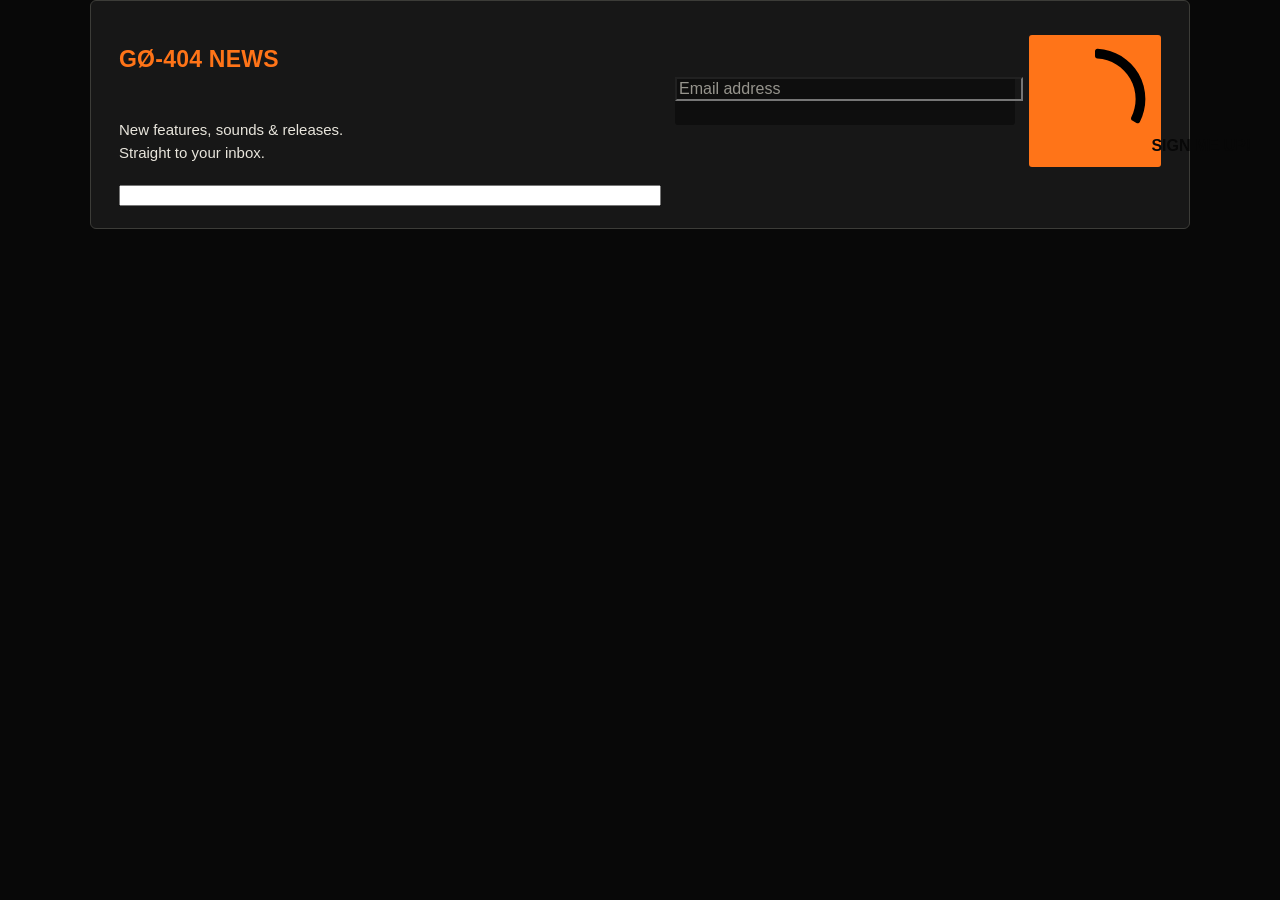
<file: docs/newsletter/index.html>
<!doctype html><html lang="en"><head><meta charset="utf-8"><meta name="viewport" content="width=device-width,initial-scale=1"><title>GØ-404 NEWS</title><meta name="robots" content="noindex, follow"><meta name="referrer" content="strict-origin-when-cross-origin"><meta http-equiv="Content-Security-Policy" content="default-src 'none'; script-src https://sibforms.com 'sha256-BuWJouQSLSekH8cQmTI/1e5PtM3Ir+d2wzK62AgbVfs='; style-src 'unsafe-inline' https://sibforms.com; font-src https://assets.brevo.com; img-src data: https://sibforms.com https://img.mailinblue.com; connect-src https://ab7bda5a.sibforms.com; form-action https://ab7bda5a.sibforms.com; base-uri 'none'"></head><body><!-- Begin Brevo Form -->


<!-- START - We recommend to place the below code in head tag of your website html  -->

<style>
  @font-face {
    font-display: block;
    font-family: Roboto;
    src: url(https://assets.brevo.com/font/Roboto/Latin/normal/normal/7529907e9eaf8ebb5220c5f9850e3811.woff2) format("woff2"), url(https://assets.brevo.com/font/Roboto/Latin/normal/normal/25c678feafdc175a70922a116c9be3e7.woff) format("woff")
  }

  @font-face {
    font-display: fallback;
    font-family: Roboto;
    font-weight: 600;
    src: url(https://assets.brevo.com/font/Roboto/Latin/medium/normal/6e9caeeafb1f3491be3e32744bc30440.woff2) format("woff2"), url(https://assets.brevo.com/font/Roboto/Latin/medium/normal/71501f0d8d5aa95960f6475d5487d4c2.woff) format("woff")
  }

  @font-face {
    font-display: fallback;
    font-family: Roboto;
    font-weight: 700;
    src: url(https://assets.brevo.com/font/Roboto/Latin/bold/normal/3ef7cf158f310cf752d5ad08cd0e7e60.woff2) format("woff2"), url(https://assets.brevo.com/font/Roboto/Latin/bold/normal/ece3a1d82f18b60bcce0211725c476aa.woff) format("woff")
  }

  :where(.sib-form-message-panel) {
    display: none;
  }

  :where(.sib-form-message-panel .sib-notification__icon) {
    width: 20px;
    height: 20px;
  }


  #sib-container input:-ms-input-placeholder {
    font-family: Helvetica, sans-serif;
    text-align: left;
    color: #c0ccda;
  }

  #sib-container input::placeholder {
    font-family: Helvetica, sans-serif;
    text-align: left;
    color: #c0ccda;
  }

  #sib-container textarea::placeholder {
    font-family: Helvetica, sans-serif;
    text-align: left;
    color: #c0ccda;
  }


  #sib-container a {
    text-decoration: underline;
    color: #2BB2FC;
  }
</style>
<link rel="stylesheet" href="https://sibforms.com/forms/end-form/build/sib-styles.css">


<!--  END - We recommend to place the above code in head tag of your website html -->






<!-- START - We recommend to place the below code where you want the form in your website html  -->
<div class="sib-form" style="text-align: center;
         background-color: #080808;



        ">
  <div id="sib-form-container" class="sib-form-container">
    <div id="error-message" class="sib-form-message-panel" style="font-family:Helvetica, sans-serif; font-size:16px; text-align:left; color:#661d1d; background-color:#ffeded; border-color:#ff4949; border-radius:3px;
        max-width:540px;">
      <div class="sib-form-message-panel__text sib-form-message-panel__text--center">
        <svg viewBox="0 0 512 512" class="sib-icon sib-notification__icon">
          <path d="M256 40c118.621 0 216 96.075 216 216 0 119.291-96.61 216-216 216-119.244 0-216-96.562-216-216 0-119.203 96.602-216 216-216m0-32C119.043 8 8 119.083 8 256c0 136.997 111.043 248 248 248s248-111.003 248-248C504 119.083 392.957 8 256 8zm-11.49 120h22.979c6.823 0 12.274 5.682 11.99 12.5l-7 168c-.268 6.428-5.556 11.5-11.99 11.5h-8.979c-6.433 0-11.722-5.073-11.99-11.5l-7-168c-.283-6.818 5.167-12.5 11.99-12.5zM256 340c-15.464 0-28 12.536-28 28s12.536 28 28 28 28-12.536 28-28-12.536-28-28-28z" />
        </svg>
        <span class="sib-form-message-panel__inner-text">


                We couldn&#39;t save your email. Please try again.


          </span>
      </div>
    </div>
    <div></div>
    <div id="success-message" class="sib-form-message-panel" style="font-family:Helvetica, sans-serif; font-size:16px; text-align:left; color:#085229; background-color:#e7faf0; border-color:#13ce66; border-radius:3px;
        max-width:540px;">
      <div class="sib-form-message-panel__text sib-form-message-panel__text--center">
        <svg viewBox="0 0 512 512" class="sib-icon sib-notification__icon">
          <path d="M256 8C119.033 8 8 119.033 8 256s111.033 248 248 248 248-111.033 248-248S392.967 8 256 8zm0 464c-118.664 0-216-96.055-216-216 0-118.663 96.055-216 216-216 118.664 0 216 96.055 216 216 0 118.663-96.055 216-216 216zm141.63-274.961L217.15 376.071c-4.705 4.667-12.303 4.637-16.97-.068l-85.878-86.572c-4.667-4.705-4.637-12.303.068-16.97l8.52-8.451c4.705-4.667 12.303-4.637 16.97.068l68.976 69.533 163.441-162.13c4.705-4.667 12.303-4.637 16.97.068l8.451 8.52c4.668 4.705 4.637 12.303-.068 16.97z" />
        </svg>
        <span class="sib-form-message-panel__inner-text">


                Check your inbox! We&#39;ve sent you an email to confirm your sign-up for GØ-404 NEWS.


          </span>
      </div>
    </div>
    <div></div>
    <div id="sib-container" class="sib-container--large sib-container--vertical" style="max-width:540px; text-align:center; background-color:rgba(23,23,23,1); border-width:1px; border-style:solid; border-color:#3c3c38; border-radius:3px; direction:ltr">
      <form id="sib-form" method="POST" action="https://ab7bda5a.sibforms.com/serve/[base64]" data-type="subscription">


        <div style="padding: 8px 0;">


          <div class="sib-form-block" style="font-family:Helvetica, sans-serif; font-size:32px; font-weight:700; text-align:left; color:#ff7418; background-color:transparent; text-align:left">
            <p>GØ-404 NEWS</p>
          </div>



        </div>



        <div style="padding: 8px 0;">


          <div class="sib-form-block" style="font-family:Helvetica, sans-serif; font-size:16px; text-align:left; color:#e8e5dc; background-color:transparent; text-align:left">
            <div class="sib-text-form-block">
              <p>New features, sounds &amp; releases.<br>Straight to your inbox.</p>
            </div>
          </div>



        </div>



        <div style="padding: 8px 0;">



          <div class="sib-input sib-form-block">
            <div class="form__entry entry_block">
              <div class="form__label-row ">


                <label class="entry__label" style="font-weight: 700; text-align: left; font-family:Helvetica, sans-serif; font-size:16px; font-weight:700; text-align:left; color:#e8e5dc;" for="EMAIL">EMAIL ADDRESS</label>




                <div class="entry__field">

                  <input class="input " type="text" id="EMAIL" name="EMAIL" autocomplete="off" value="" placeholder="Email address" data-required="true" required />

                </div>

              </div>

              <label class="entry__error entry__error--primary" style="font-family:Helvetica, sans-serif; font-size:16px; text-align:left; color:#661d1d; background-color:#ffeded; border-color:#ff4949; border-radius:3px;">
              </label>



            </div>
          </div>




        </div>



        <div style="padding: 8px 0;">


          <div class="sib-form-block" style="text-align: left">
            <button class="sib-form-block__button sib-form-block__button-with-loader" style="font-family:Helvetica, sans-serif; font-size:16px; font-weight:700; text-align:left; color:#080808; background-color:#ff7418; border-width:0px; border-radius:3px;" form="sib-form" type="submit">
              <svg class="icon clickable__icon progress-indicator__icon sib-hide-loader-icon" viewBox="0 0 512 512">
                <path d="M460.116 373.846l-20.823-12.022c-5.541-3.199-7.54-10.159-4.663-15.874 30.137-59.886 28.343-131.652-5.386-189.946-33.641-58.394-94.896-95.833-161.827-99.676C261.028 55.961 256 50.751 256 44.352V20.309c0-6.904 5.808-12.337 12.703-11.982 83.556 4.306 160.163 50.864 202.11 123.677 42.063 72.696 44.079 162.316 6.031 236.832-3.14 6.148-10.75 8.461-16.728 5.01z" />
              </svg>
              SIGN ME UP!
            </button>


          </div>



        </div>



        <input type="text" name="email_address_check" value="" class="input--hidden">


        <input type="hidden" name="locale" value="en">


      </form>
    </div>
  </div>
</div>
<!-- END - We recommend to place the above code where you want the form in your website html  -->

<!-- START - We recommend to place the below code in footer or bottom of your website html  -->
<script>
  window.REQUIRED_CODE_ERROR_MESSAGE = 'Please choose a country code';
  window.LOCALE = 'en';




  window.EMAIL_INVALID_MESSAGE = window.SMS_INVALID_MESSAGE = "The information provided is invalid. Please review the field format and try again.";





  window.REQUIRED_ERROR_MESSAGE = "This field cannot be left blank. ";

  window.GENERIC_INVALID_MESSAGE = "The information provided is invalid. Please review the field format and try again.";


  window.INVALID_NUMBER = "The information provided is invalid. Please review the field format and try again.";




  window.INVALID_DATE = "Please enter a valid date";



  window.REQUIRED_MULTISELECT_MESSAGE = 'Please select at least 1 option';


  window.translation = {
    common: {
      selectedList: '{quantity} list selected',
      selectedLists: '{quantity} lists selected',
      selectedOption: '{quantity} selected',
      selectedOptions: '{quantity} selected',
    }
  };

  var AUTOHIDE = Boolean(0);
</script>



<script defer src="https://sibforms.com/forms/end-form/build/main.js"></script>




<!-- END - We recommend to place the above code in footer or bottom of your website html  -->

<!-- End Brevo Form --><style>body{margin:0;background:#080808}.sib-form-block__button{font-family:Roboto,Helvetica,sans-serif!important;font-weight:600!important}</style><style>html{background:#080808}body{width:100%}.sib-form{padding:0!important}#sib-form-container{max-width:540px;margin:0 auto}.sib-form-message-panel{box-sizing:border-box;overflow-wrap:anywhere}#sib-container{box-sizing:border-box}</style><style>
/* Compact newsletter strip; only layout and visible copy change. Brevo handles submission. */
#sib-form-container{max-width:1100px!important}
#sib-container{max-width:1100px!important;width:100%;padding:22px 28px!important;border-radius:6px!important}
#sib-form{display:grid;grid-template-columns:minmax(0,1fr) minmax(180px,340px) 132px;grid-template-rows:auto auto;column-gap:14px;row-gap:6px;align-items:center}
#sib-form>div{min-width:0;padding:0!important}
#sib-form>div:nth-child(1){grid-column:1;grid-row:1}
#sib-form>div:nth-child(2){grid-column:1;grid-row:2}
#sib-form>div:nth-child(3){grid-column:2;grid-row:1/3}
#sib-form>div:nth-child(4){grid-column:3;grid-row:1/3;align-self:start;align-content:center;height:100%}
#sib-form .sib-form-block{padding:0!important}
#sib-form>div:first-child .sib-form-block{font-size:23px!important;line-height:1.2;font-weight:700!important;letter-spacing:.01em}
#sib-form .sib-text-form-block{font-size:15px;line-height:1.55}
#sib-form .entry__label{position:absolute!important;width:1px!important;height:1px!important;padding:0!important;margin:-1px!important;clip-path:inset(50%);white-space:nowrap;border:0}
#sib-form .entry__field{margin:0!important;min-height:48px;border-radius:3px}
#sib-form .input{min-width:0;width:100%;font-size:16px}
#sib-form button{width:100%;min-height:48px;padding:12px 14px!important;text-align:center!important;justify-content:center;white-space:nowrap!important}
#sib-form .entry__error{max-width:100%;overflow-wrap:anywhere}
#sib-form-container .sib-form-message-panel{max-width:1100px!important}
@media(max-width:780px){#sib-container{padding:18px 20px!important}#sib-form{grid-template-columns:minmax(0,1fr) 118px;grid-template-rows:auto auto auto;row-gap:12px;column-gap:10px}#sib-form>div:nth-child(1){grid-column:1/-1;grid-row:1}#sib-form>div:nth-child(2){grid-column:1/-1;grid-row:2;margin-bottom:6px}#sib-form>div:nth-child(3){grid-column:1;grid-row:3}#sib-form>div:nth-child(4){grid-column:2;grid-row:3;align-self:start;height:auto}#sib-form>div:first-child .sib-form-block{font-size:22px!important}#sib-form button{font-size:14px!important}}
</style><style>#sib-form .entry__field{background:#0e0e0e!important;border-color:#4c4c46!important;box-shadow:none!important}#sib-form .entry__field:focus-within{border-color:#ff7418!important}#sib-form #EMAIL{background:transparent!important;color:#eeeae1!important;caret-color:#ff7418}#sib-form #EMAIL::placeholder{color:#96948d!important;opacity:1}</style></body></html>
</file>
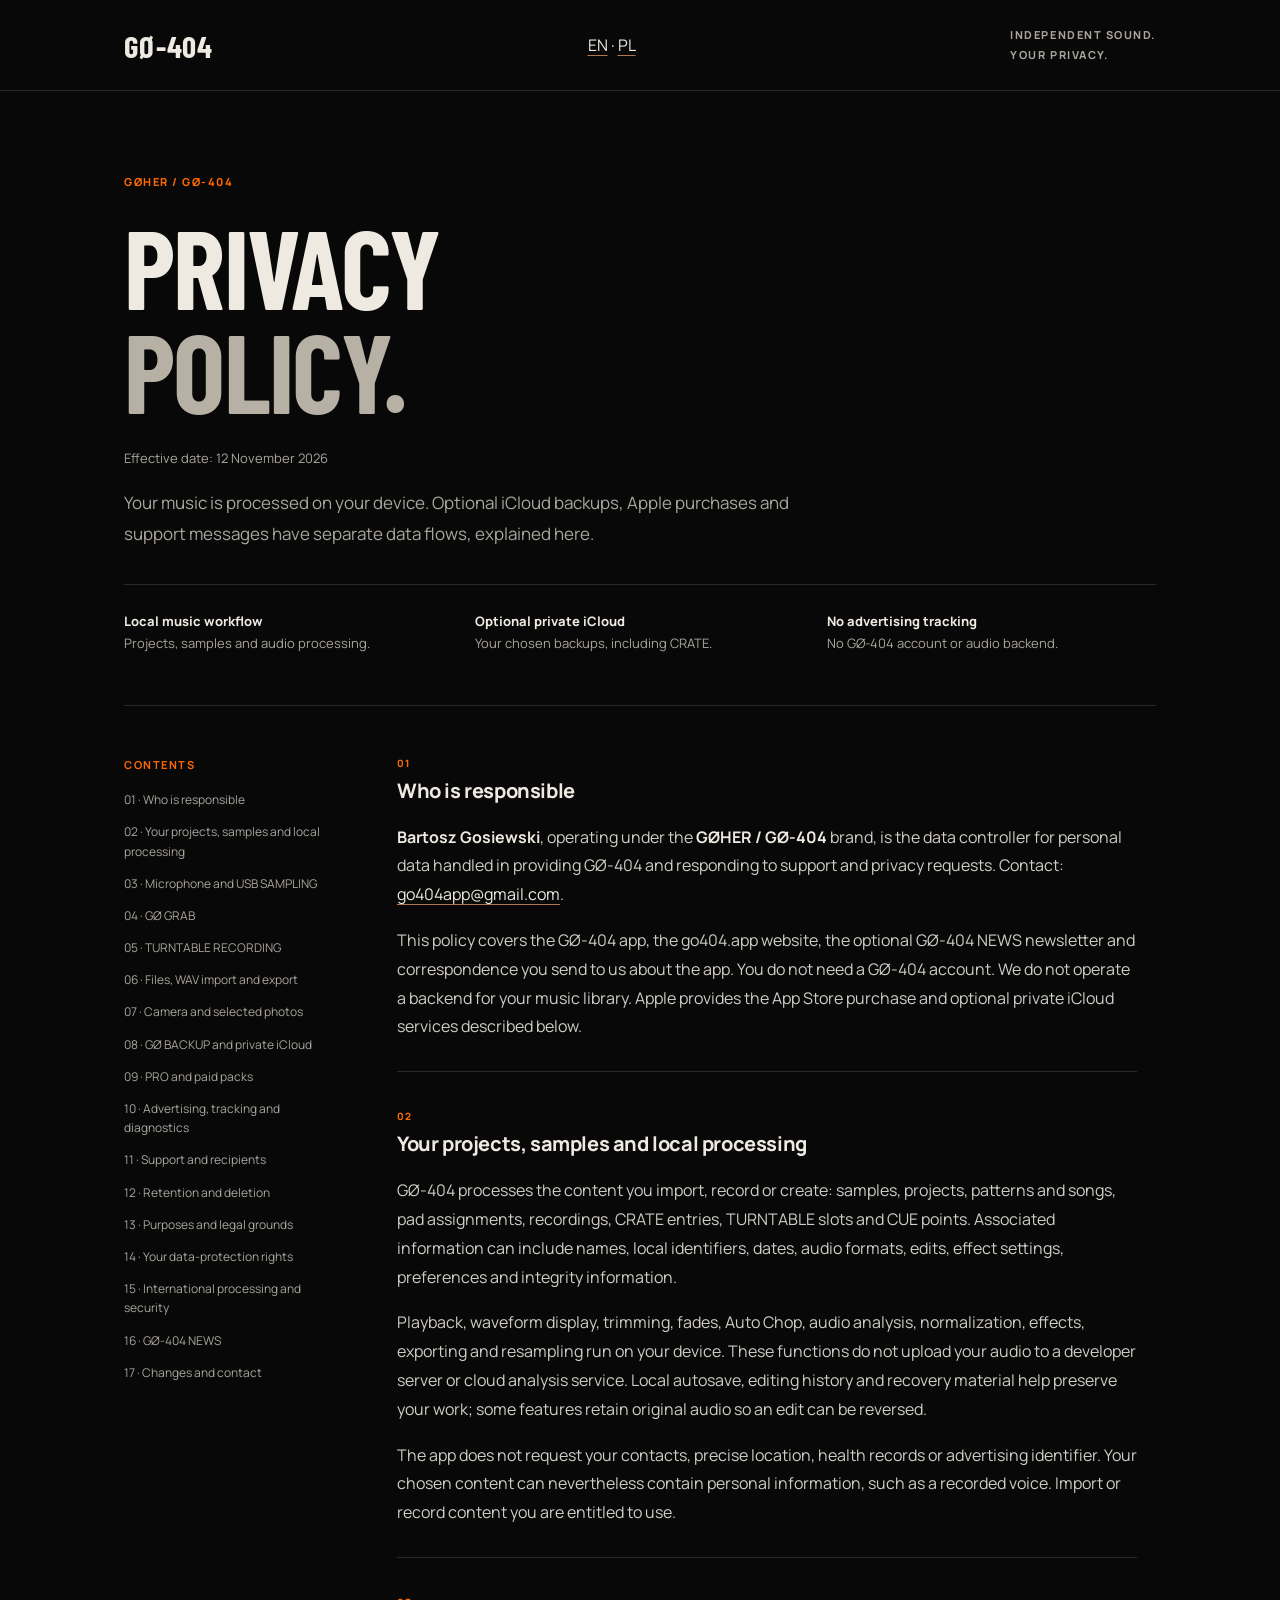
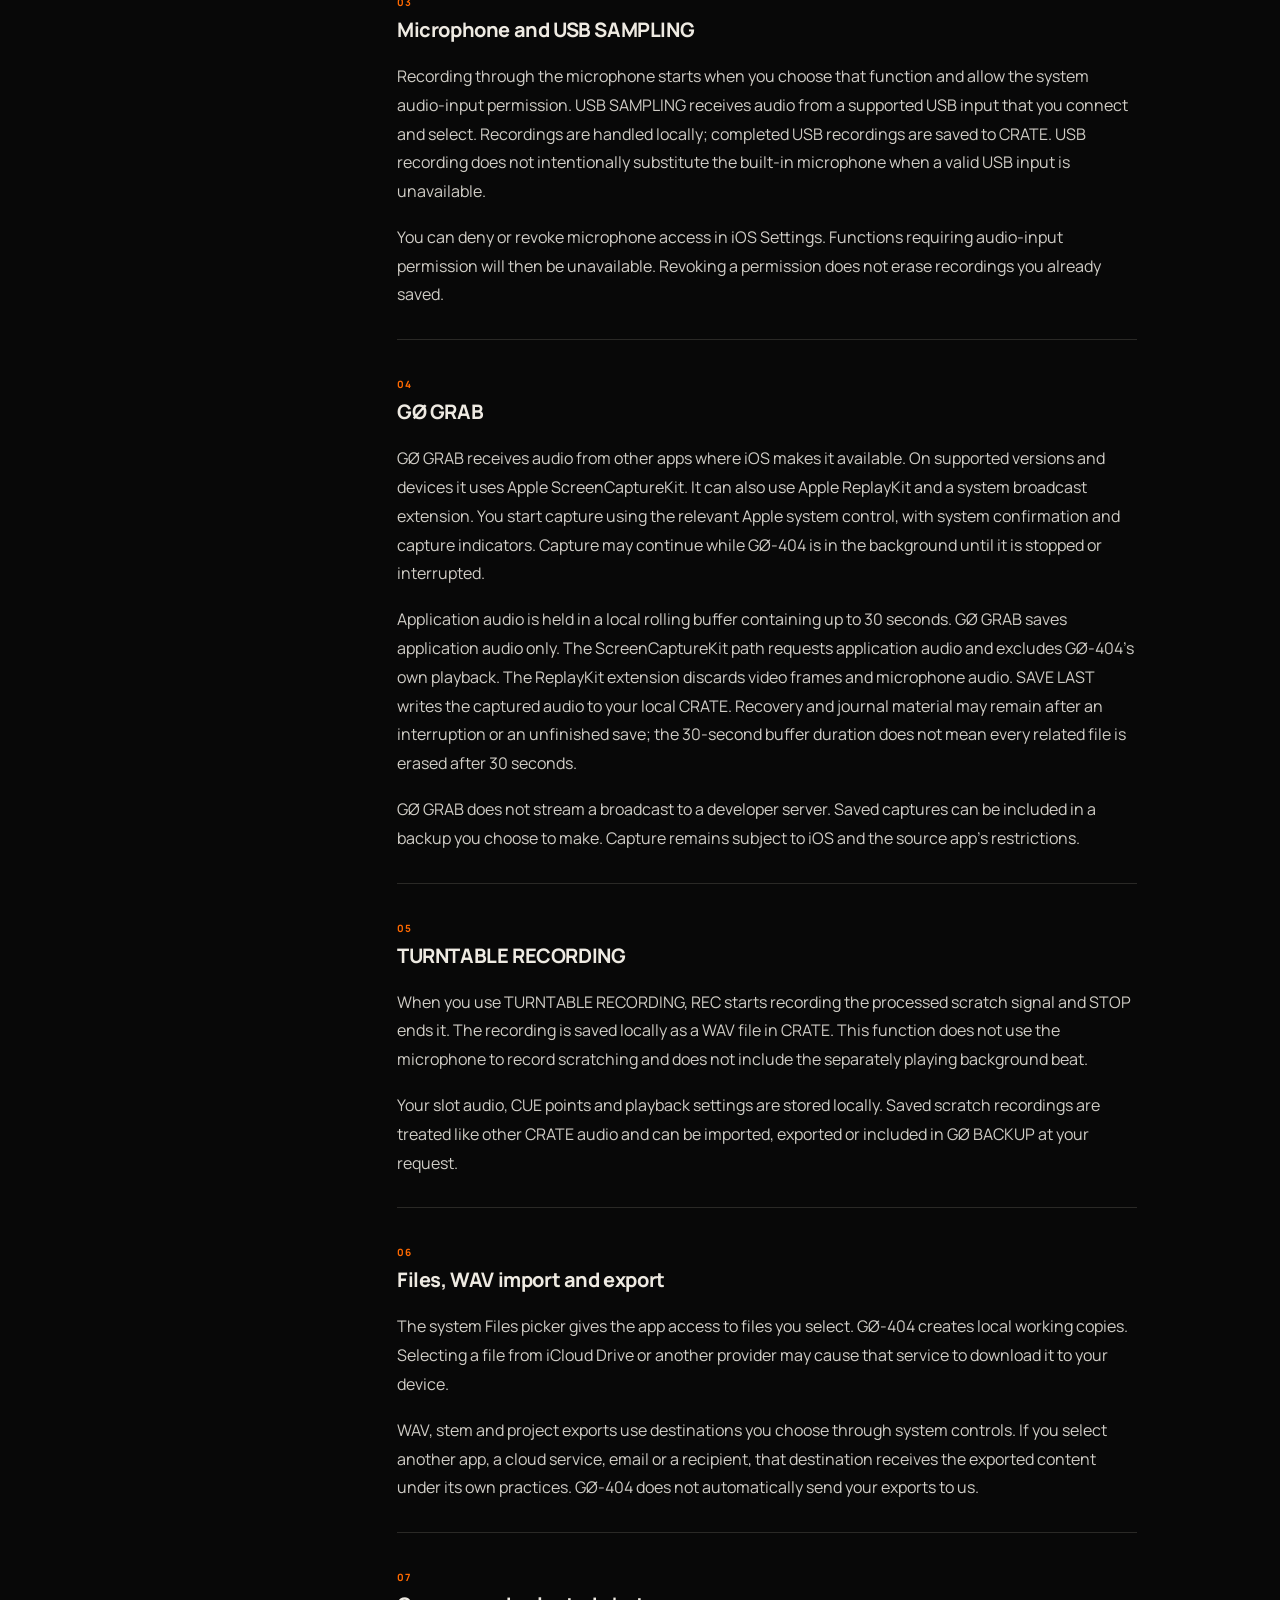
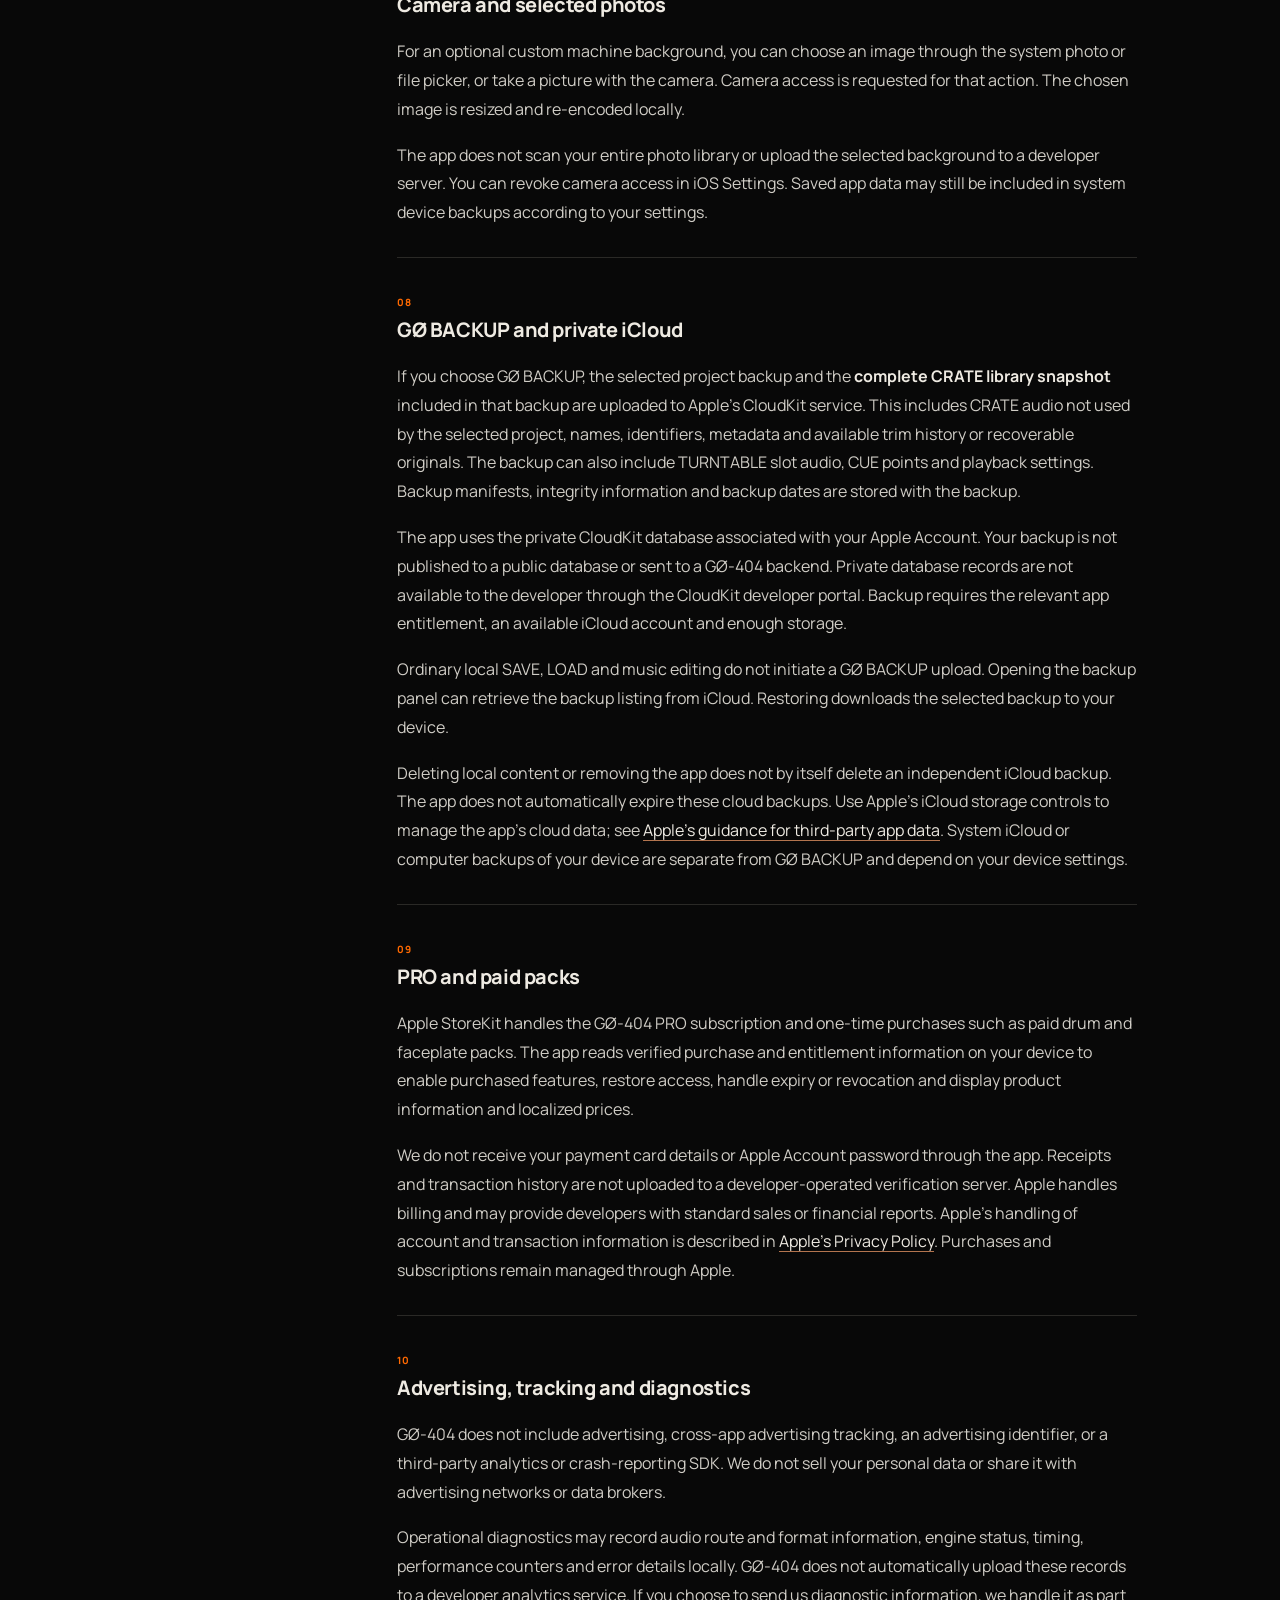
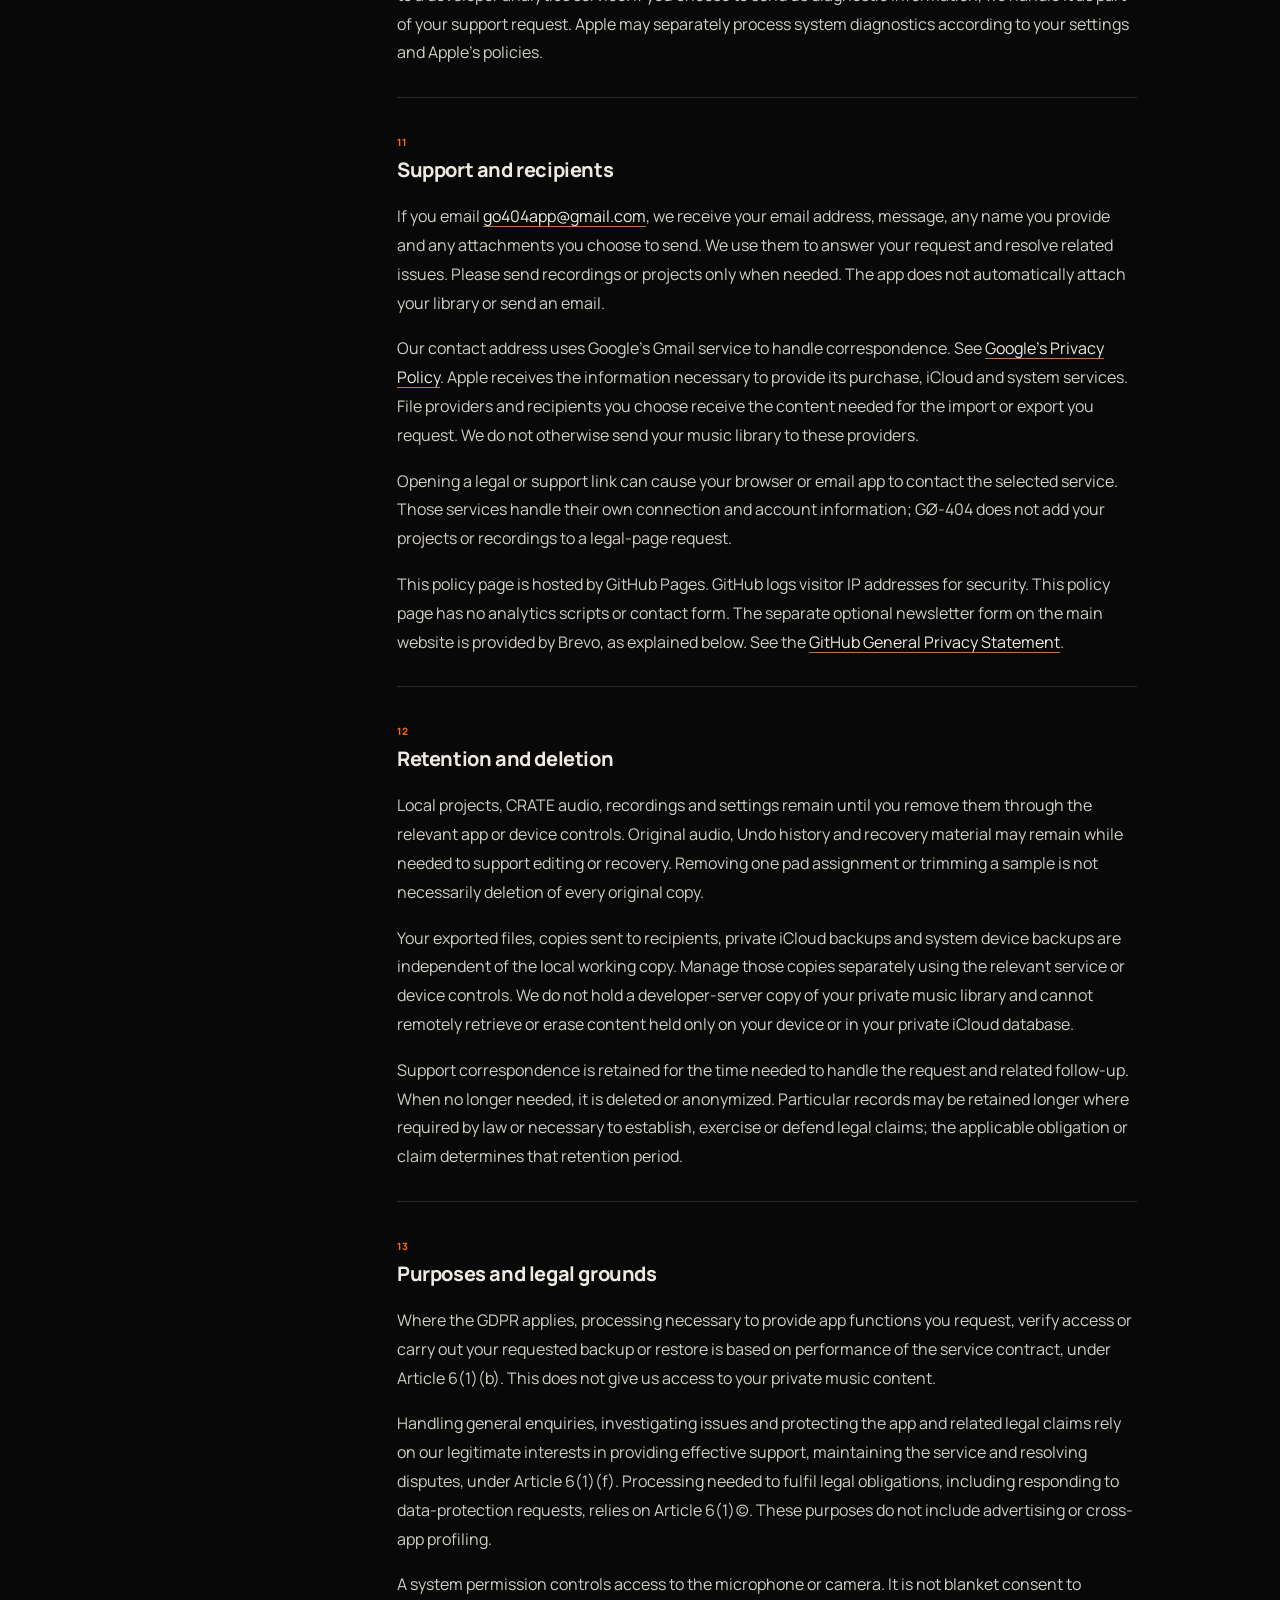
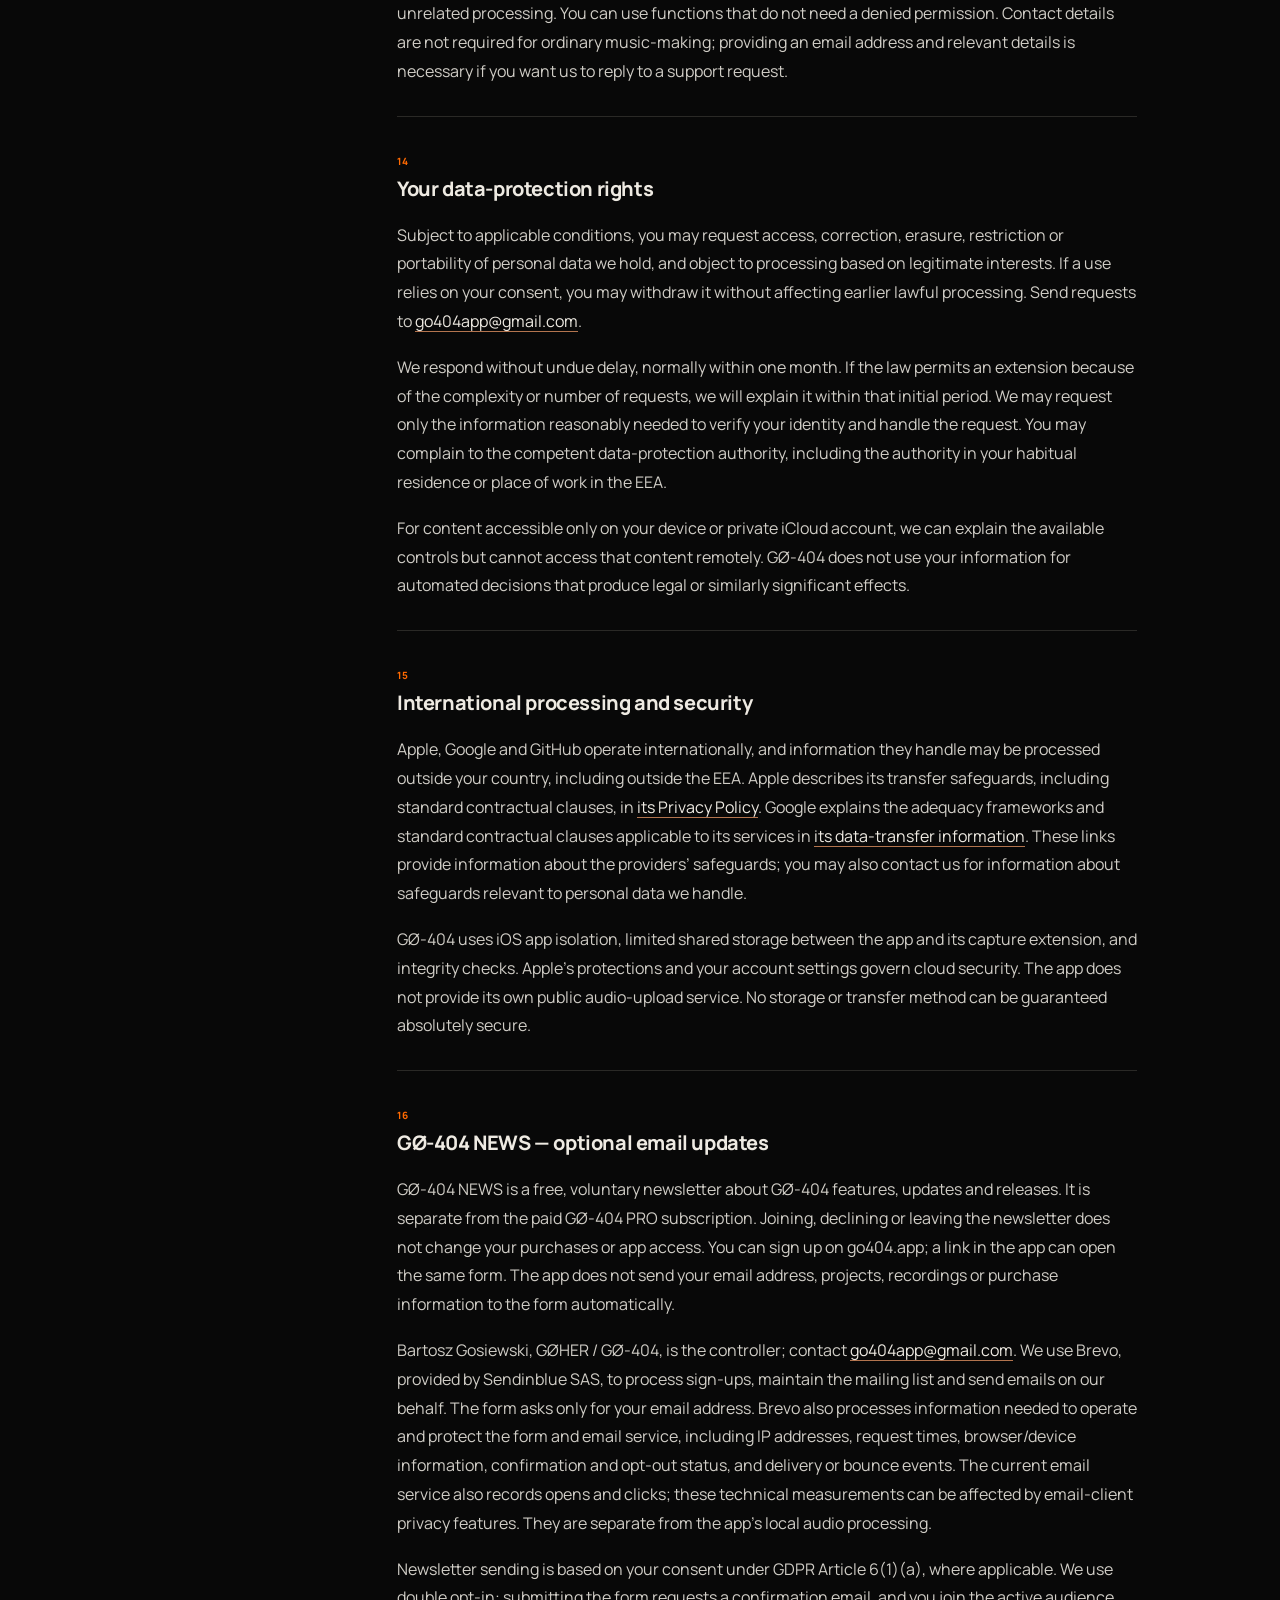
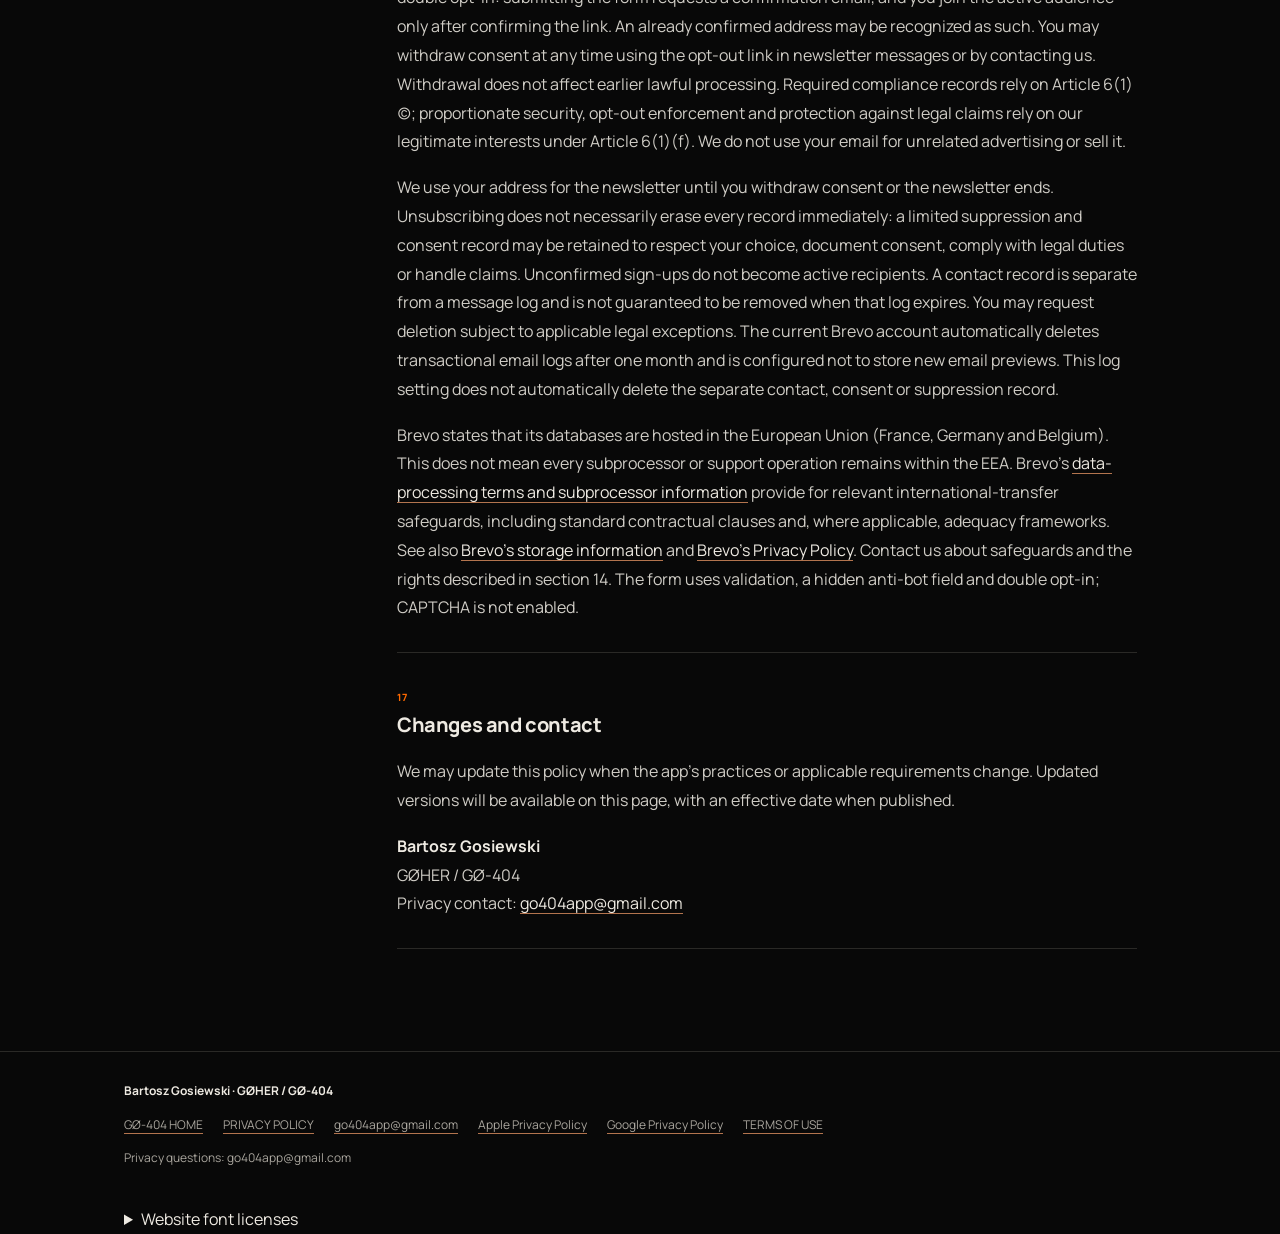
<file: docs/privacy/index.html>
<!doctype html>
<html lang="en"><head><meta charset="utf-8"><meta name="viewport" content="width=device-width, initial-scale=1, viewport-fit=cover"><meta name="color-scheme" content="dark"><meta name="theme-color" content="#080808"><meta name="description" content="GØ-404 Privacy Policy: local music processing, optional private iCloud backups, Apple purchases and your privacy rights."><title>Privacy Policy — GØ-404</title><link rel="icon" href="../assets/favicon.png" type="image/png"><link rel="stylesheet" href="../assets/privacy-policy.css?v=news-20261112"><meta name="robots" content="index, follow"><link rel="canonical" href="https://go404.app/privacy/"></head><body id="top"><a class="skip" href="#policy">Skip to Privacy Policy</a><header class="header"><div class="wrap"><a class="brand" href="/" aria-label="GØ-404 home">GØ-404</a><nav aria-label="Policy language"><a href="/privacy/" lang="en" aria-current="page">EN</a> · <a href="/pl/privacy/" lang="pl">PL</a></nav><span class="header-note">Independent sound.<br>Your privacy.</span></div></header><main><div class="wrap"><section class="hero" aria-labelledby="policy-title"><p class="eyebrow">GØHER / GØ-404</p><h1 id="policy-title">Privacy<br><span>Policy.</span></h1><p class="effective-date">Effective date: <time datetime="2026-11-12">12 November 2026</time></p><p class="intro">Your music is processed on your device. Optional iCloud backups, Apple purchases and support messages have separate data flows, explained here.</p><ul class="summary"><li><strong>Local music workflow</strong><span>Projects, samples and audio processing.</span></li><li><strong>Optional private iCloud</strong><span>Your chosen backups, including CRATE.</span></li><li><strong>No advertising tracking</strong><span>No GØ-404 account or audio backend.</span></li></ul></section><div class="layout" id="policy"><nav class="toc" aria-label="Policy contents"><h2>Contents</h2><ol><li><a href="#controller">01 · Who is responsible</a></li><li><a href="#local">02 · Your projects, samples and local processing</a></li><li><a href="#input">03 · Microphone and USB SAMPLING</a></li><li><a href="#grab">04 · GØ GRAB</a></li><li><a href="#scratch">05 · TURNTABLE RECORDING</a></li><li><a href="#files">06 · Files, WAV import and export</a></li><li><a href="#photos">07 · Camera and selected photos</a></li><li><a href="#backup">08 · GØ BACKUP and private iCloud</a></li><li><a href="#purchases">09 · PRO and paid packs</a></li><li><a href="#diagnostics">10 · Advertising, tracking and diagnostics</a></li><li><a href="#support">11 · Support and recipients</a></li><li><a href="#retention">12 · Retention and deletion</a></li><li><a href="#grounds">13 · Purposes and legal grounds</a></li><li><a href="#rights">14 · Your data-protection rights</a></li><li><a href="#international">15 · International processing and security</a></li><li><a href="#newsletter">16 · GØ-404 NEWS</a></li><li><a href="#changes">17 · Changes and contact</a></li></ol></nav><article><section id="controller" aria-labelledby="heading-controller"><h2 id="heading-controller"><span class="n">01</span>Who is responsible</h2><p><strong>Bartosz Gosiewski</strong>, operating under the <strong>GØHER / GØ-404</strong> brand, is the data controller for personal data handled in providing GØ-404 and responding to support and privacy requests. Contact: <a href="mailto:go404app@gmail.com">go404app@gmail.com</a>.</p><p>This policy covers the GØ-404 app, the go404.app website, the optional GØ-404 NEWS newsletter and correspondence you send to us about the app. You do not need a GØ-404 account. We do not operate a backend for your music library. Apple provides the App Store purchase and optional private iCloud services described below.</p></section><section id="local" aria-labelledby="heading-local"><h2 id="heading-local"><span class="n">02</span>Your projects, samples and local processing</h2><p>GØ-404 processes the content you import, record or create: samples, projects, patterns and songs, pad assignments, recordings, CRATE entries, TURNTABLE slots and CUE points. Associated information can include names, local identifiers, dates, audio formats, edits, effect settings, preferences and integrity information.</p><p>Playback, waveform display, trimming, fades, Auto Chop, audio analysis, normalization, effects, exporting and resampling run on your device. These functions do not upload your audio to a developer server or cloud analysis service. Local autosave, editing history and recovery material help preserve your work; some features retain original audio so an edit can be reversed.</p><p>The app does not request your contacts, precise location, health records or advertising identifier. Your chosen content can nevertheless contain personal information, such as a recorded voice. Import or record content you are entitled to use.</p></section><section id="input" aria-labelledby="heading-input"><h2 id="heading-input"><span class="n">03</span>Microphone and USB SAMPLING</h2><p>Recording through the microphone starts when you choose that function and allow the system audio-input permission. USB SAMPLING receives audio from a supported USB input that you connect and select. Recordings are handled locally; completed USB recordings are saved to CRATE. USB recording does not intentionally substitute the built-in microphone when a valid USB input is unavailable.</p><p>You can deny or revoke microphone access in iOS Settings. Functions requiring audio-input permission will then be unavailable. Revoking a permission does not erase recordings you already saved.</p></section><section id="grab" aria-labelledby="heading-grab"><h2 id="heading-grab"><span class="n">04</span>GØ GRAB</h2><p>GØ GRAB receives audio from other apps where iOS makes it available. On supported versions and devices it uses Apple ScreenCaptureKit. It can also use Apple ReplayKit and a system broadcast extension. You start capture using the relevant Apple system control, with system confirmation and capture indicators. Capture may continue while GØ-404 is in the background until it is stopped or interrupted.</p><p>Application audio is held in a local rolling buffer containing up to 30 seconds. GØ GRAB saves application audio only. The ScreenCaptureKit path requests application audio and excludes GØ-404’s own playback. The ReplayKit extension discards video frames and microphone audio. SAVE LAST writes the captured audio to your local CRATE. Recovery and journal material may remain after an interruption or an unfinished save; the 30-second buffer duration does not mean every related file is erased after 30 seconds.</p><p>GØ GRAB does not stream a broadcast to a developer server. Saved captures can be included in a backup you choose to make. Capture remains subject to iOS and the source app’s restrictions.</p></section><section id="scratch" aria-labelledby="heading-scratch"><h2 id="heading-scratch"><span class="n">05</span>TURNTABLE RECORDING</h2><p>When you use TURNTABLE RECORDING, REC starts recording the processed scratch signal and STOP ends it. The recording is saved locally as a WAV file in CRATE. This function does not use the microphone to record scratching and does not include the separately playing background beat.</p><p>Your slot audio, CUE points and playback settings are stored locally. Saved scratch recordings are treated like other CRATE audio and can be imported, exported or included in GØ BACKUP at your request.</p></section><section id="files" aria-labelledby="heading-files"><h2 id="heading-files"><span class="n">06</span>Files, WAV import and export</h2><p>The system Files picker gives the app access to files you select. GØ-404 creates local working copies. Selecting a file from iCloud Drive or another provider may cause that service to download it to your device.</p><p>WAV, stem and project exports use destinations you choose through system controls. If you select another app, a cloud service, email or a recipient, that destination receives the exported content under its own practices. GØ-404 does not automatically send your exports to us.</p></section><section id="photos" aria-labelledby="heading-photos"><h2 id="heading-photos"><span class="n">07</span>Camera and selected photos</h2><p>For an optional custom machine background, you can choose an image through the system photo or file picker, or take a picture with the camera. Camera access is requested for that action. The chosen image is resized and re-encoded locally.</p><p>The app does not scan your entire photo library or upload the selected background to a developer server. You can revoke camera access in iOS Settings. Saved app data may still be included in system device backups according to your settings.</p></section><section id="backup" aria-labelledby="heading-backup"><h2 id="heading-backup"><span class="n">08</span>GØ BACKUP and private iCloud</h2><p>If you choose GØ BACKUP, the selected project backup and the <strong>complete CRATE library snapshot</strong> included in that backup are uploaded to Apple’s CloudKit service. This includes CRATE audio not used by the selected project, names, identifiers, metadata and available trim history or recoverable originals. The backup can also include TURNTABLE slot audio, CUE points and playback settings. Backup manifests, integrity information and backup dates are stored with the backup.</p><p>The app uses the private CloudKit database associated with your Apple Account. Your backup is not published to a public database or sent to a GØ-404 backend. Private database records are not available to the developer through the CloudKit developer portal. Backup requires the relevant app entitlement, an available iCloud account and enough storage.</p><p>Ordinary local SAVE, LOAD and music editing do not initiate a GØ BACKUP upload. Opening the backup panel can retrieve the backup listing from iCloud. Restoring downloads the selected backup to your device.</p><p>Deleting local content or removing the app does not by itself delete an independent iCloud backup. The app does not automatically expire these cloud backups. Use Apple’s iCloud storage controls to manage the app’s cloud data; see <a href="https://support.apple.com/en-ie/guide/icloud/mm62d92d6b3e/icloud">Apple’s guidance for third-party app data</a>. System iCloud or computer backups of your device are separate from GØ BACKUP and depend on your device settings.</p></section><section id="purchases" aria-labelledby="heading-purchases"><h2 id="heading-purchases"><span class="n">09</span>PRO and paid packs</h2><p>Apple StoreKit handles the GØ-404 PRO subscription and one-time purchases such as paid drum and faceplate packs. The app reads verified purchase and entitlement information on your device to enable purchased features, restore access, handle expiry or revocation and display product information and localized prices.</p><p>We do not receive your payment card details or Apple Account password through the app. Receipts and transaction history are not uploaded to a developer-operated verification server. Apple handles billing and may provide developers with standard sales or financial reports. Apple’s handling of account and transaction information is described in <a href="https://www.apple.com/legal/privacy/en-ww/">Apple’s Privacy Policy</a>. Purchases and subscriptions remain managed through Apple.</p></section><section id="diagnostics" aria-labelledby="heading-diagnostics"><h2 id="heading-diagnostics"><span class="n">10</span>Advertising, tracking and diagnostics</h2><p>GØ-404 does not include advertising, cross-app advertising tracking, an advertising identifier, or a third-party analytics or crash-reporting SDK. We do not sell your personal data or share it with advertising networks or data brokers.</p><p>Operational diagnostics may record audio route and format information, engine status, timing, performance counters and error details locally. GØ-404 does not automatically upload these records to a developer analytics service. If you choose to send us diagnostic information, we handle it as part of your support request. Apple may separately process system diagnostics according to your settings and Apple’s policies.</p></section><section id="support" aria-labelledby="heading-support"><h2 id="heading-support"><span class="n">11</span>Support and recipients</h2><p>If you email <a href="mailto:go404app@gmail.com">go404app@gmail.com</a>, we receive your email address, message, any name you provide and any attachments you choose to send. We use them to answer your request and resolve related issues. Please send recordings or projects only when needed. The app does not automatically attach your library or send an email.</p><p>Our contact address uses Google’s Gmail service to handle correspondence. See <a href="https://policies.google.com/privacy?hl=en">Google’s Privacy Policy</a>. Apple receives the information necessary to provide its purchase, iCloud and system services. File providers and recipients you choose receive the content needed for the import or export you request. We do not otherwise send your music library to these providers.</p><p>Opening a legal or support link can cause your browser or email app to contact the selected service. Those services handle their own connection and account information; GØ-404 does not add your projects or recordings to a legal-page request.</p><p>This policy page is hosted by GitHub Pages. GitHub logs visitor IP addresses for security. This policy page has no analytics scripts or contact form. The separate optional newsletter form on the main website is provided by Brevo, as explained below. See the <a href="https://docs.github.com/en/site-policy/privacy-policies/github-general-privacy-statement">GitHub General Privacy Statement</a>.</p></section><section id="retention" aria-labelledby="heading-retention"><h2 id="heading-retention"><span class="n">12</span>Retention and deletion</h2><p>Local projects, CRATE audio, recordings and settings remain until you remove them through the relevant app or device controls. Original audio, Undo history and recovery material may remain while needed to support editing or recovery. Removing one pad assignment or trimming a sample is not necessarily deletion of every original copy.</p><p>Your exported files, copies sent to recipients, private iCloud backups and system device backups are independent of the local working copy. Manage those copies separately using the relevant service or device controls. We do not hold a developer-server copy of your private music library and cannot remotely retrieve or erase content held only on your device or in your private iCloud database.</p><p>Support correspondence is retained for the time needed to handle the request and related follow-up. When no longer needed, it is deleted or anonymized. Particular records may be retained longer where required by law or necessary to establish, exercise or defend legal claims; the applicable obligation or claim determines that retention period.</p></section><section id="grounds" aria-labelledby="heading-grounds"><h2 id="heading-grounds"><span class="n">13</span>Purposes and legal grounds</h2><p>Where the GDPR applies, processing necessary to provide app functions you request, verify access or carry out your requested backup or restore is based on performance of the service contract, under Article 6(1)(b). This does not give us access to your private music content.</p><p>Handling general enquiries, investigating issues and protecting the app and related legal claims rely on our legitimate interests in providing effective support, maintaining the service and resolving disputes, under Article 6(1)(f). Processing needed to fulfil legal obligations, including responding to data-protection requests, relies on Article 6(1)(c). These purposes do not include advertising or cross-app profiling.</p><p>A system permission controls access to the microphone or camera. It is not blanket consent to unrelated processing. You can use functions that do not need a denied permission. Contact details are not required for ordinary music-making; providing an email address and relevant details is necessary if you want us to reply to a support request.</p></section><section id="rights" aria-labelledby="heading-rights"><h2 id="heading-rights"><span class="n">14</span>Your data-protection rights</h2><p>Subject to applicable conditions, you may request access, correction, erasure, restriction or portability of personal data we hold, and object to processing based on legitimate interests. If a use relies on your consent, you may withdraw it without affecting earlier lawful processing. Send requests to <a href="mailto:go404app@gmail.com">go404app@gmail.com</a>.</p><p>We respond without undue delay, normally within one month. If the law permits an extension because of the complexity or number of requests, we will explain it within that initial period. We may request only the information reasonably needed to verify your identity and handle the request. You may complain to the competent data-protection authority, including the authority in your habitual residence or place of work in the EEA.</p><p>For content accessible only on your device or private iCloud account, we can explain the available controls but cannot access that content remotely. GØ-404 does not use your information for automated decisions that produce legal or similarly significant effects.</p></section><section id="international" aria-labelledby="heading-international"><h2 id="heading-international"><span class="n">15</span>International processing and security</h2><p>Apple, Google and GitHub operate internationally, and information they handle may be processed outside your country, including outside the EEA. Apple describes its transfer safeguards, including standard contractual clauses, in <a href="https://www.apple.com/legal/privacy/en-ww/">its Privacy Policy</a>. Google explains the adequacy frameworks and standard contractual clauses applicable to its services in <a href="https://policies.google.com/privacy/frameworks?hl=en">its data-transfer information</a>. These links provide information about the providers’ safeguards; you may also contact us for information about safeguards relevant to personal data we handle.</p><p>GØ-404 uses iOS app isolation, limited shared storage between the app and its capture extension, and integrity checks. Apple’s protections and your account settings govern cloud security. The app does not provide its own public audio-upload service. No storage or transfer method can be guaranteed absolutely secure.</p></section><section id="newsletter" aria-labelledby="heading-newsletter"><h2 id="heading-newsletter"><span class="n">16</span>GØ-404 NEWS — optional email updates</h2>
<p>GØ-404 NEWS is a free, voluntary newsletter about GØ-404 features, updates and releases. It is separate from the paid GØ-404 PRO subscription. Joining, declining or leaving the newsletter does not change your purchases or app access. You can sign up on go404.app; a link in the app can open the same form. The app does not send your email address, projects, recordings or purchase information to the form automatically.</p>
<p>Bartosz Gosiewski, GØHER / GØ-404, is the controller; contact <a href="mailto:go404app@gmail.com">go404app@gmail.com</a>. We use Brevo, provided by Sendinblue SAS, to process sign-ups, maintain the mailing list and send emails on our behalf. The form asks only for your email address. Brevo also processes information needed to operate and protect the form and email service, including IP addresses, request times, browser/device information, confirmation and opt-out status, and delivery or bounce events. The current email service also records opens and clicks; these technical measurements can be affected by email-client privacy features. They are separate from the app’s local audio processing.</p>
<p>Newsletter sending is based on your consent under GDPR Article 6(1)(a), where applicable. We use double opt-in: submitting the form requests a confirmation email, and you join the active audience only after confirming the link. An already confirmed address may be recognized as such. You may withdraw consent at any time using the opt-out link in newsletter messages or by contacting us. Withdrawal does not affect earlier lawful processing. Required compliance records rely on Article 6(1)(c); proportionate security, opt-out enforcement and protection against legal claims rely on our legitimate interests under Article 6(1)(f). We do not use your email for unrelated advertising or sell it.</p>
<p>We use your address for the newsletter until you withdraw consent or the newsletter ends. Unsubscribing does not necessarily erase every record immediately: a limited suppression and consent record may be retained to respect your choice, document consent, comply with legal duties or handle claims. Unconfirmed sign-ups do not become active recipients. A contact record is separate from a message log and is not guaranteed to be removed when that log expires. You may request deletion subject to applicable legal exceptions. The current Brevo account automatically deletes transactional email logs after one month and is configured not to store new email previews. This log setting does not automatically delete the separate contact, consent or suppression record.</p>
<p>Brevo states that its databases are hosted in the European Union (France, Germany and Belgium). This does not mean every subprocessor or support operation remains within the EEA. Brevo’s <a href="https://www.brevo.com/legal/termsofuse/">data-processing terms and subprocessor information</a> provide for relevant international-transfer safeguards, including standard contractual clauses and, where applicable, adequacy frameworks. See also <a href="https://help.brevo.com/hc/en-us/articles/360001005510-Data-storage-location">Brevo’s storage information</a> and <a href="https://www.brevo.com/legal/privacypolicy/">Brevo’s Privacy Policy</a>. Contact us about safeguards and the rights described in section 14. The form uses validation, a hidden anti-bot field and double opt-in; CAPTCHA is not enabled.</p></section><section id="changes" aria-labelledby="heading-changes"><h2 id="heading-changes"><span class="n">17</span>Changes and contact</h2><p>We may update this policy when the app’s practices or applicable requirements change. Updated versions will be available on this page, with an effective date when published.</p><p><strong>Bartosz Gosiewski</strong><br>GØHER / GØ-404<br>Privacy contact: <a href="mailto:go404app@gmail.com">go404app@gmail.com</a></p></section></article></div></div></main><footer><div class="wrap"><strong>Bartosz Gosiewski · GØHER / GØ-404</strong><div class="links"><a href="/">GØ-404 HOME</a> <a href="#policy" aria-current="page">PRIVACY POLICY</a> <a href="mailto:go404app@gmail.com">go404app@gmail.com</a> <a href="https://www.apple.com/legal/privacy/en-ww/">Apple Privacy Policy</a> <a href="https://policies.google.com/privacy?hl=en">Google Privacy Policy</a> <a href="https://www.apple.com/legal/internet-services/itunes/dev/stdeula/">TERMS OF USE</a></div><span>Privacy questions: go404app@gmail.com</span></div></footer><details class="wrap"><summary>Website font licenses</summary><pre style="white-space:pre-wrap">Copyright 2017 The Barlow Project Authors (https://github.com/jpt/barlow)

This Font Software is licensed under the SIL Open Font License, Version 1.1.
This license is copied below, and is also available with a FAQ at:
http://scripts.sil.org/OFL


-----------------------------------------------------------
SIL OPEN FONT LICENSE Version 1.1 - 26 February 2007
-----------------------------------------------------------

PREAMBLE
The goals of the Open Font License (OFL) are to stimulate worldwide
development of collaborative font projects, to support the font creation
efforts of academic and linguistic communities, and to provide a free and
open framework in which fonts may be shared and improved in partnership
with others.

The OFL allows the licensed fonts to be used, studied, modified and
redistributed freely as long as they are not sold by themselves. The
fonts, including any derivative works, can be bundled, embedded, 
redistributed and/or sold with any software provided that any reserved
names are not used by derivative works. The fonts and derivatives,
however, cannot be released under any other type of license. The
requirement for fonts to remain under this license does not apply
to any document created using the fonts or their derivatives.

DEFINITIONS
&quot;Font Software&quot; refers to the set of files released by the Copyright
Holder(s) under this license and clearly marked as such. This may
include source files, build scripts and documentation.

&quot;Reserved Font Name&quot; refers to any names specified as such after the
copyright statement(s).

&quot;Original Version&quot; refers to the collection of Font Software components as
distributed by the Copyright Holder(s).

&quot;Modified Version&quot; refers to any derivative made by adding to, deleting,
or substituting -- in part or in whole -- any of the components of the
Original Version, by changing formats or by porting the Font Software to a
new environment.

&quot;Author&quot; refers to any designer, engineer, programmer, technical
writer or other person who contributed to the Font Software.

PERMISSION &amp; CONDITIONS
Permission is hereby granted, free of charge, to any person obtaining
a copy of the Font Software, to use, study, copy, merge, embed, modify,
redistribute, and sell modified and unmodified copies of the Font
Software, subject to the following conditions:

1) Neither the Font Software nor any of its individual components,
in Original or Modified Versions, may be sold by itself.

2) Original or Modified Versions of the Font Software may be bundled,
redistributed and/or sold with any software, provided that each copy
contains the above copyright notice and this license. These can be
included either as stand-alone text files, human-readable headers or
in the appropriate machine-readable metadata fields within text or
binary files as long as those fields can be easily viewed by the user.

3) No Modified Version of the Font Software may use the Reserved Font
Name(s) unless explicit written permission is granted by the corresponding
Copyright Holder. This restriction only applies to the primary font name as
presented to the users.

4) The name(s) of the Copyright Holder(s) or the Author(s) of the Font
Software shall not be used to promote, endorse or advertise any
Modified Version, except to acknowledge the contribution(s) of the
Copyright Holder(s) and the Author(s) or with their explicit written
permission.

5) The Font Software, modified or unmodified, in part or in whole,
must be distributed entirely under this license, and must not be
distributed under any other license. The requirement for fonts to
remain under this license does not apply to any document created
using the Font Software.

TERMINATION
This license becomes null and void if any of the above conditions are
not met.

DISCLAIMER
THE FONT SOFTWARE IS PROVIDED &quot;AS IS&quot;, WITHOUT WARRANTY OF ANY KIND,
EXPRESS OR IMPLIED, INCLUDING BUT NOT LIMITED TO ANY WARRANTIES OF
MERCHANTABILITY, FITNESS FOR A PARTICULAR PURPOSE AND NONINFRINGEMENT
OF COPYRIGHT, PATENT, TRADEMARK, OR OTHER RIGHT. IN NO EVENT SHALL THE
COPYRIGHT HOLDER BE LIABLE FOR ANY CLAIM, DAMAGES OR OTHER LIABILITY,
INCLUDING ANY GENERAL, SPECIAL, INDIRECT, INCIDENTAL, OR CONSEQUENTIAL
DAMAGES, WHETHER IN AN ACTION OF CONTRACT, TORT OR OTHERWISE, ARISING
FROM, OUT OF THE USE OR INABILITY TO USE THE FONT SOFTWARE OR FROM
OTHER DEALINGS IN THE FONT SOFTWARE.

Copyright 2018 The Manrope Project Authors (https://github.com/googlefonts/manrope)

This Font Software is licensed under the SIL Open Font License, Version 1.1.
This license is copied below, and is also available with a FAQ at:
http://scripts.sil.org/OFL


-----------------------------------------------------------
SIL OPEN FONT LICENSE Version 1.1 - 26 February 2007
-----------------------------------------------------------

PREAMBLE
The goals of the Open Font License (OFL) are to stimulate worldwide
development of collaborative font projects, to support the font creation
efforts of academic and linguistic communities, and to provide a free and
open framework in which fonts may be shared and improved in partnership
with others.

The OFL allows the licensed fonts to be used, studied, modified and
redistributed freely as long as they are not sold by themselves. The
fonts, including any derivative works, can be bundled, embedded, 
redistributed and/or sold with any software provided that any reserved
names are not used by derivative works. The fonts and derivatives,
however, cannot be released under any other type of license. The
requirement for fonts to remain under this license does not apply
to any document created using the fonts or their derivatives.

DEFINITIONS
&quot;Font Software&quot; refers to the set of files released by the Copyright
Holder(s) under this license and clearly marked as such. This may
include source files, build scripts and documentation.

&quot;Reserved Font Name&quot; refers to any names specified as such after the
copyright statement(s).

&quot;Original Version&quot; refers to the collection of Font Software components as
distributed by the Copyright Holder(s).

&quot;Modified Version&quot; refers to any derivative made by adding to, deleting,
or substituting -- in part or in whole -- any of the components of the
Original Version, by changing formats or by porting the Font Software to a
new environment.

&quot;Author&quot; refers to any designer, engineer, programmer, technical
writer or other person who contributed to the Font Software.

PERMISSION &amp; CONDITIONS
Permission is hereby granted, free of charge, to any person obtaining
a copy of the Font Software, to use, study, copy, merge, embed, modify,
redistribute, and sell modified and unmodified copies of the Font
Software, subject to the following conditions:

1) Neither the Font Software nor any of its individual components,
in Original or Modified Versions, may be sold by itself.

2) Original or Modified Versions of the Font Software may be bundled,
redistributed and/or sold with any software, provided that each copy
contains the above copyright notice and this license. These can be
included either as stand-alone text files, human-readable headers or
in the appropriate machine-readable metadata fields within text or
binary files as long as those fields can be easily viewed by the user.

3) No Modified Version of the Font Software may use the Reserved Font
Name(s) unless explicit written permission is granted by the corresponding
Copyright Holder. This restriction only applies to the primary font name as
presented to the users.

4) The name(s) of the Copyright Holder(s) or the Author(s) of the Font
Software shall not be used to promote, endorse or advertise any
Modified Version, except to acknowledge the contribution(s) of the
Copyright Holder(s) and the Author(s) or with their explicit written
permission.

5) The Font Software, modified or unmodified, in part or in whole,
must be distributed entirely under this license, and must not be
distributed under any other license. The requirement for fonts to
remain under this license does not apply to any document created
using the Font Software.

TERMINATION
This license becomes null and void if any of the above conditions are
not met.

DISCLAIMER
THE FONT SOFTWARE IS PROVIDED &quot;AS IS&quot;, WITHOUT WARRANTY OF ANY KIND,
EXPRESS OR IMPLIED, INCLUDING BUT NOT LIMITED TO ANY WARRANTIES OF
MERCHANTABILITY, FITNESS FOR A PARTICULAR PURPOSE AND NONINFRINGEMENT
OF COPYRIGHT, PATENT, TRADEMARK, OR OTHER RIGHT. IN NO EVENT SHALL THE
COPYRIGHT HOLDER BE LIABLE FOR ANY CLAIM, DAMAGES OR OTHER LIABILITY,
INCLUDING ANY GENERAL, SPECIAL, INDIRECT, INCIDENTAL, OR CONSEQUENTIAL
DAMAGES, WHETHER IN AN ACTION OF CONTRACT, TORT OR OTHERWISE, ARISING
FROM, OUT OF THE USE OR INABILITY TO USE THE FONT SOFTWARE OR FROM
OTHER DEALINGS IN THE FONT SOFTWARE.</pre></details></body></html>
</file>
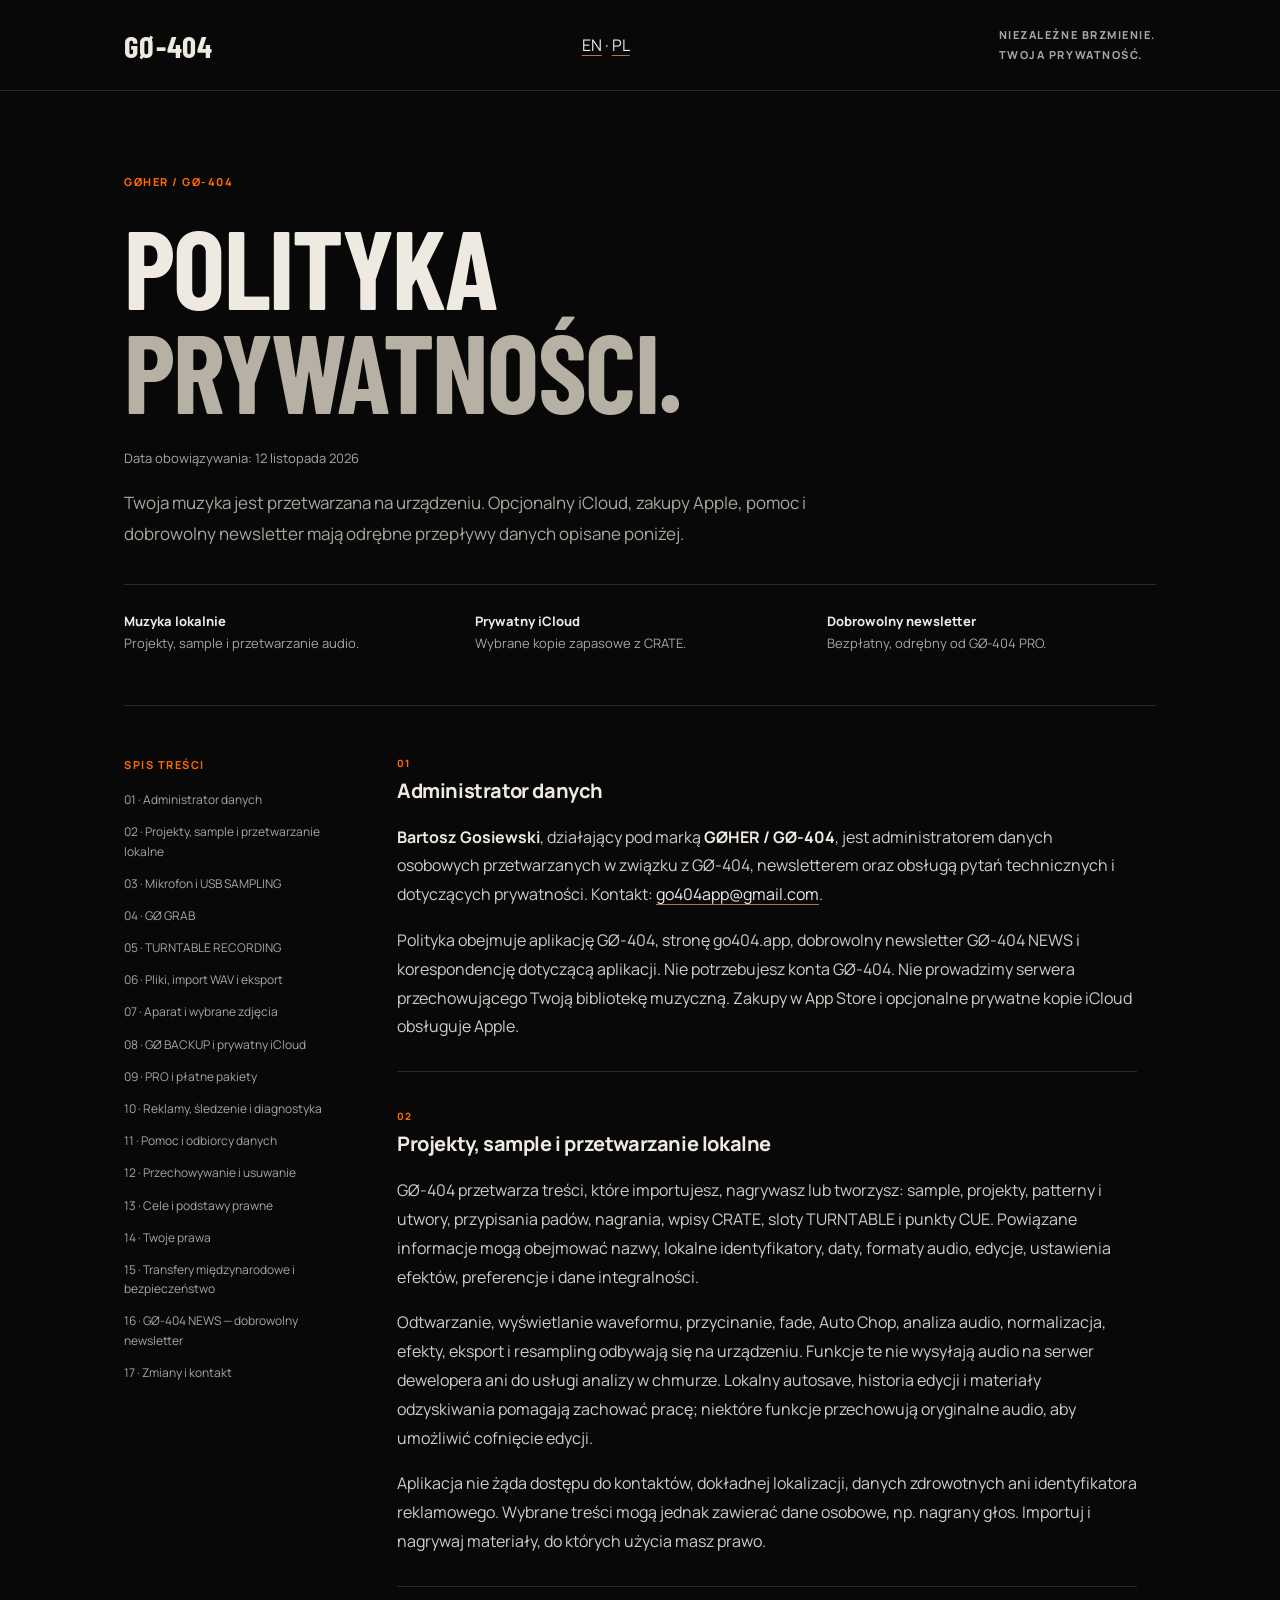
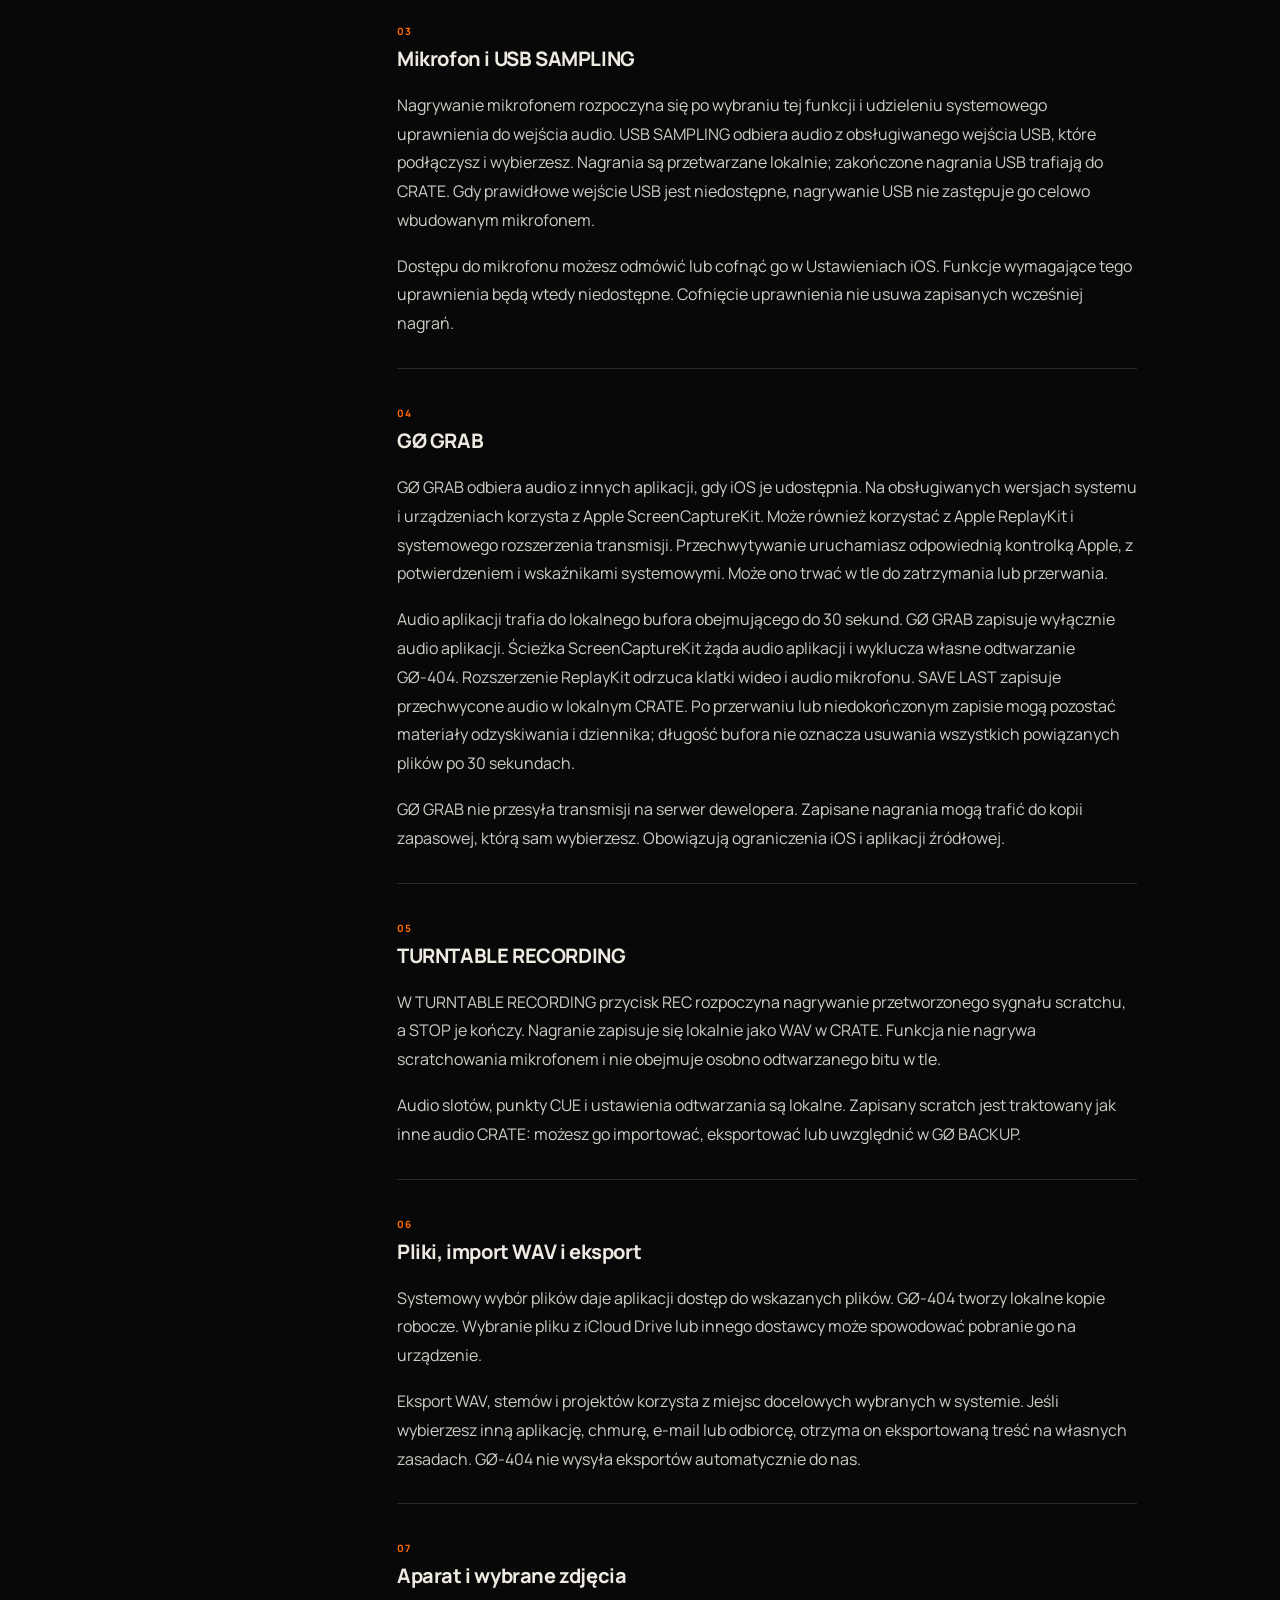
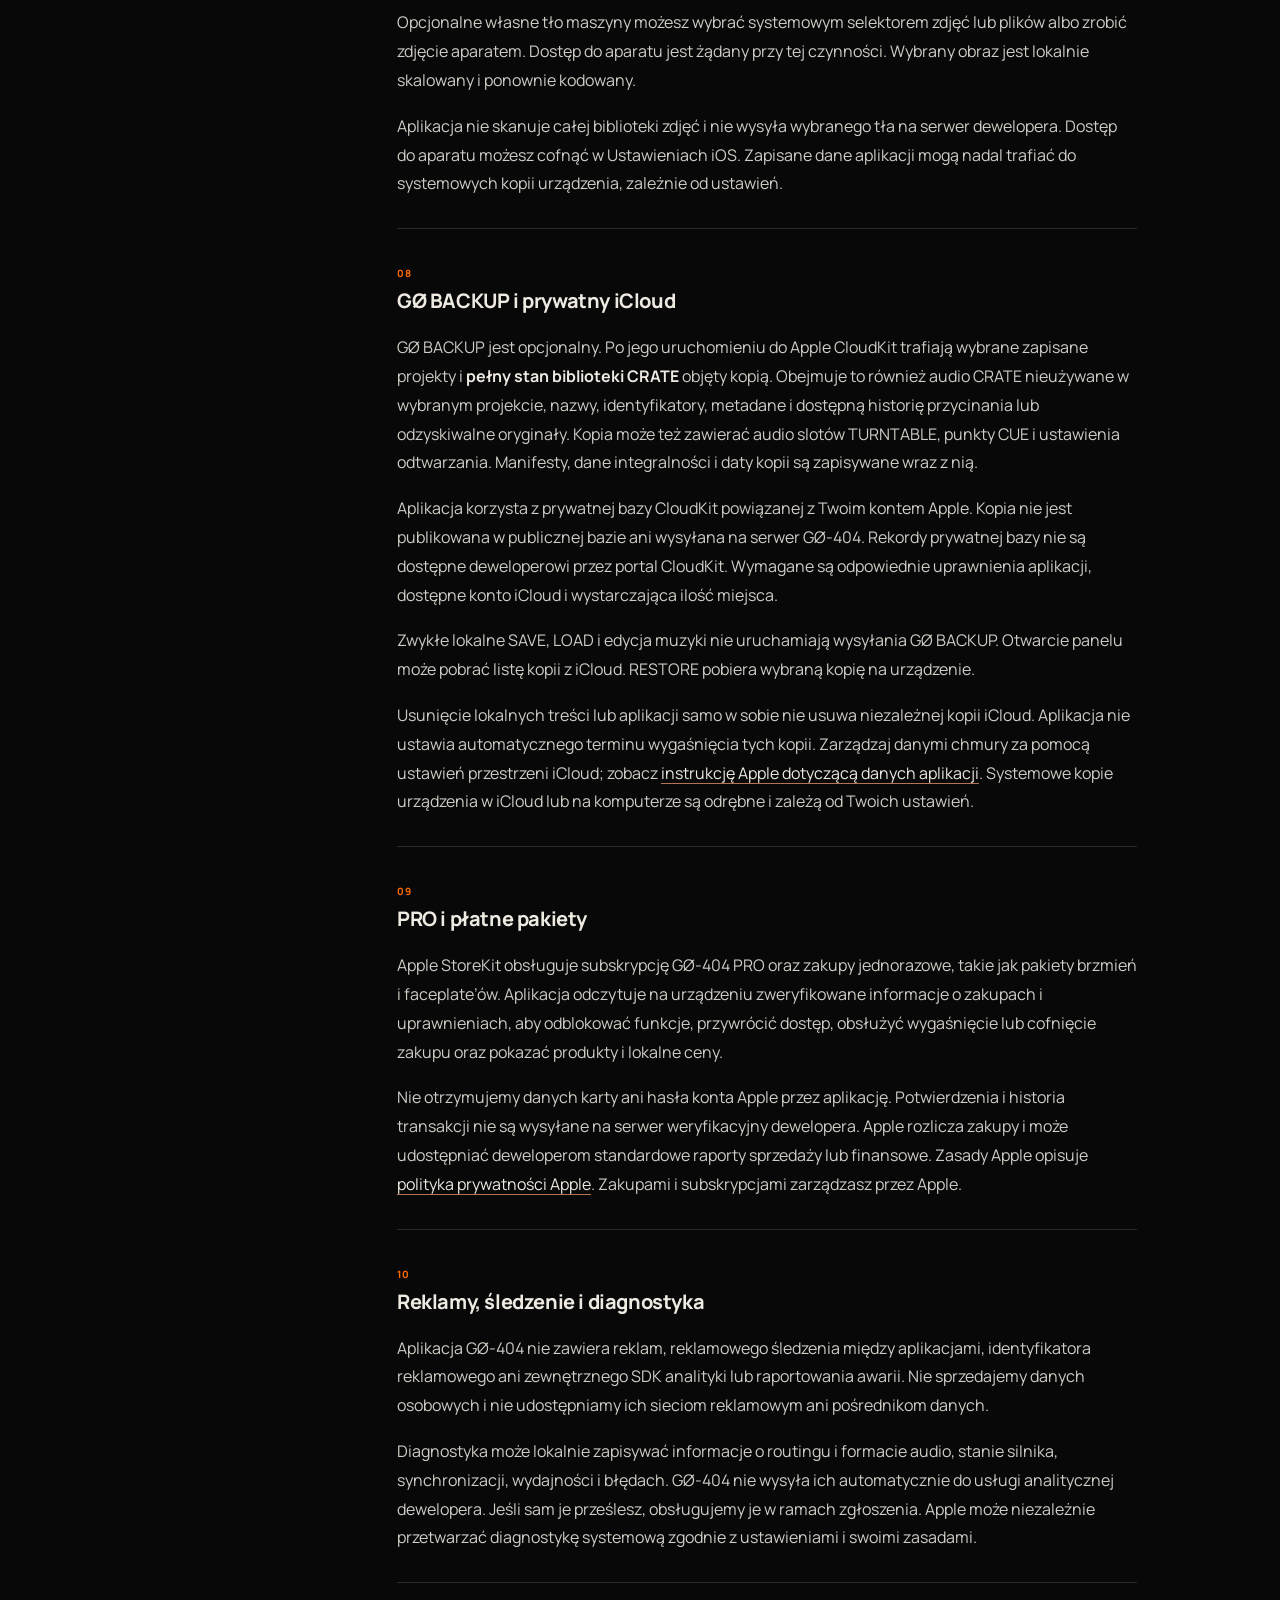
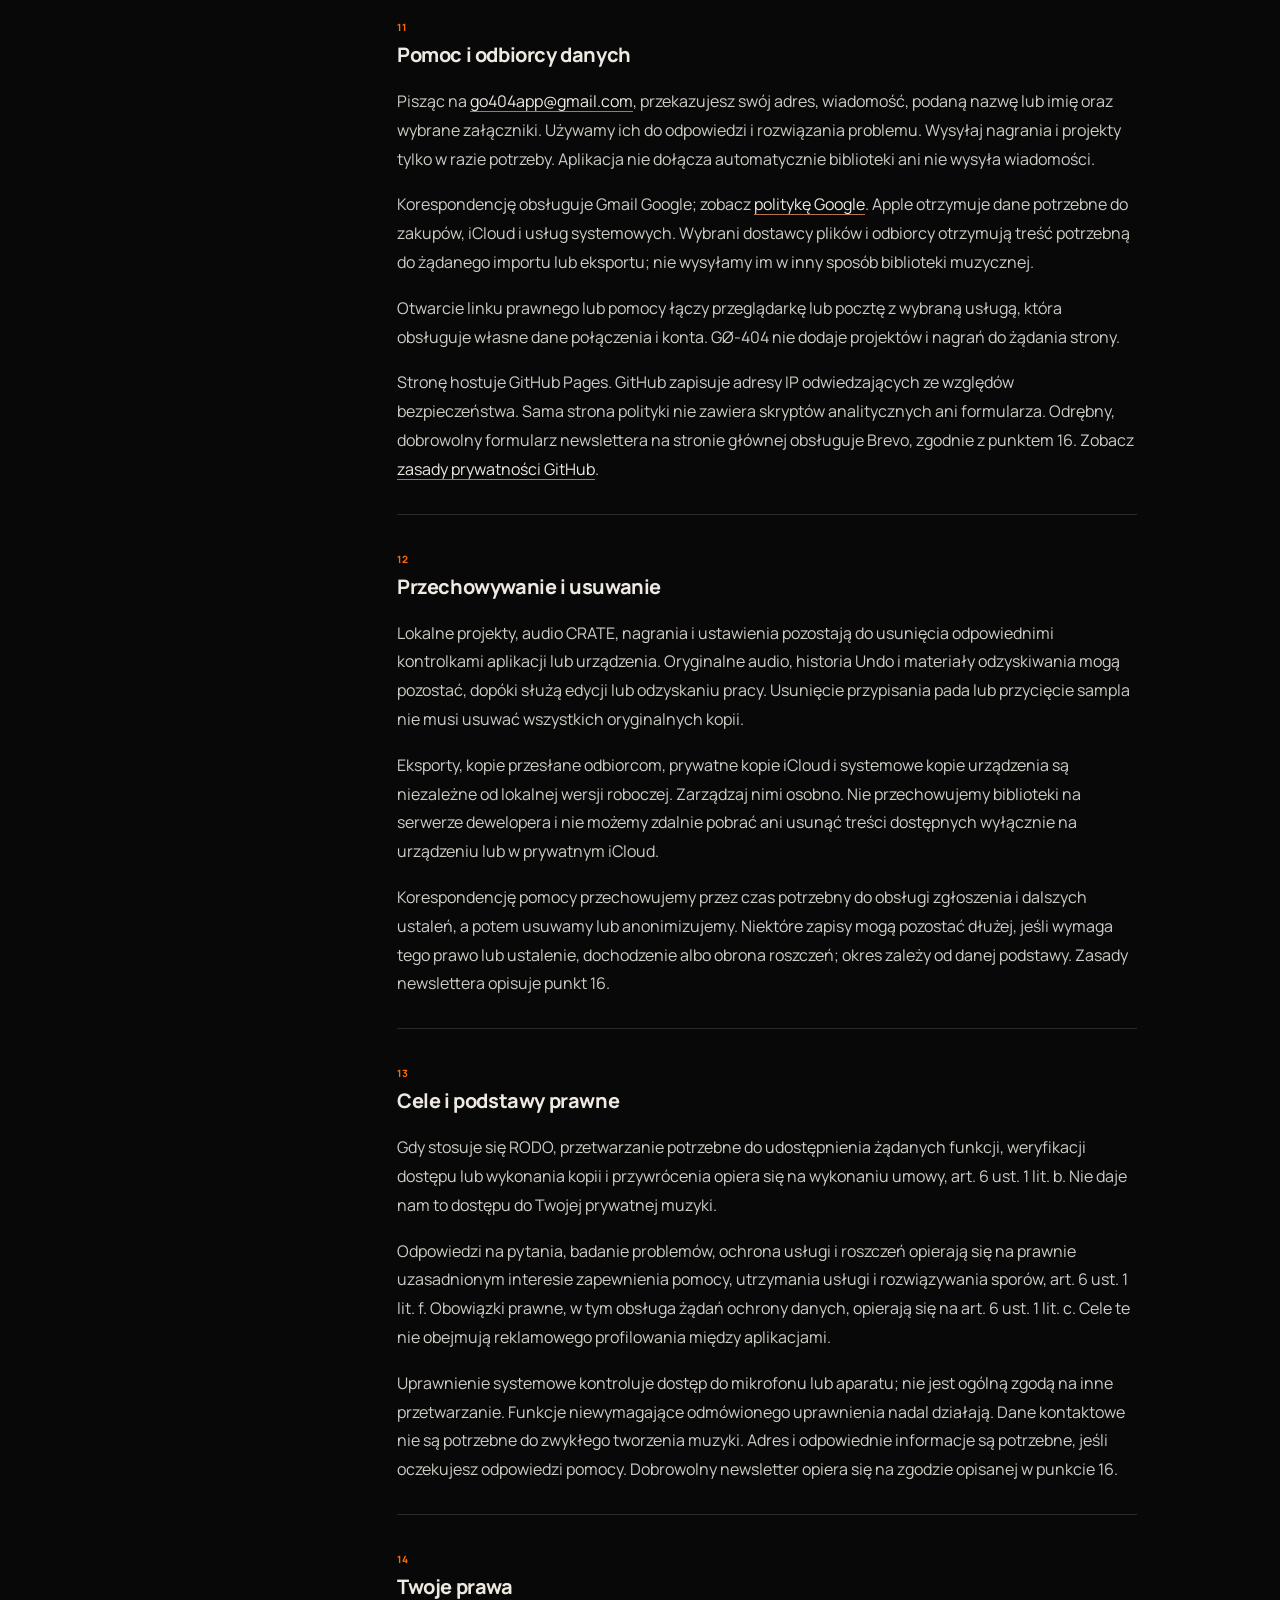
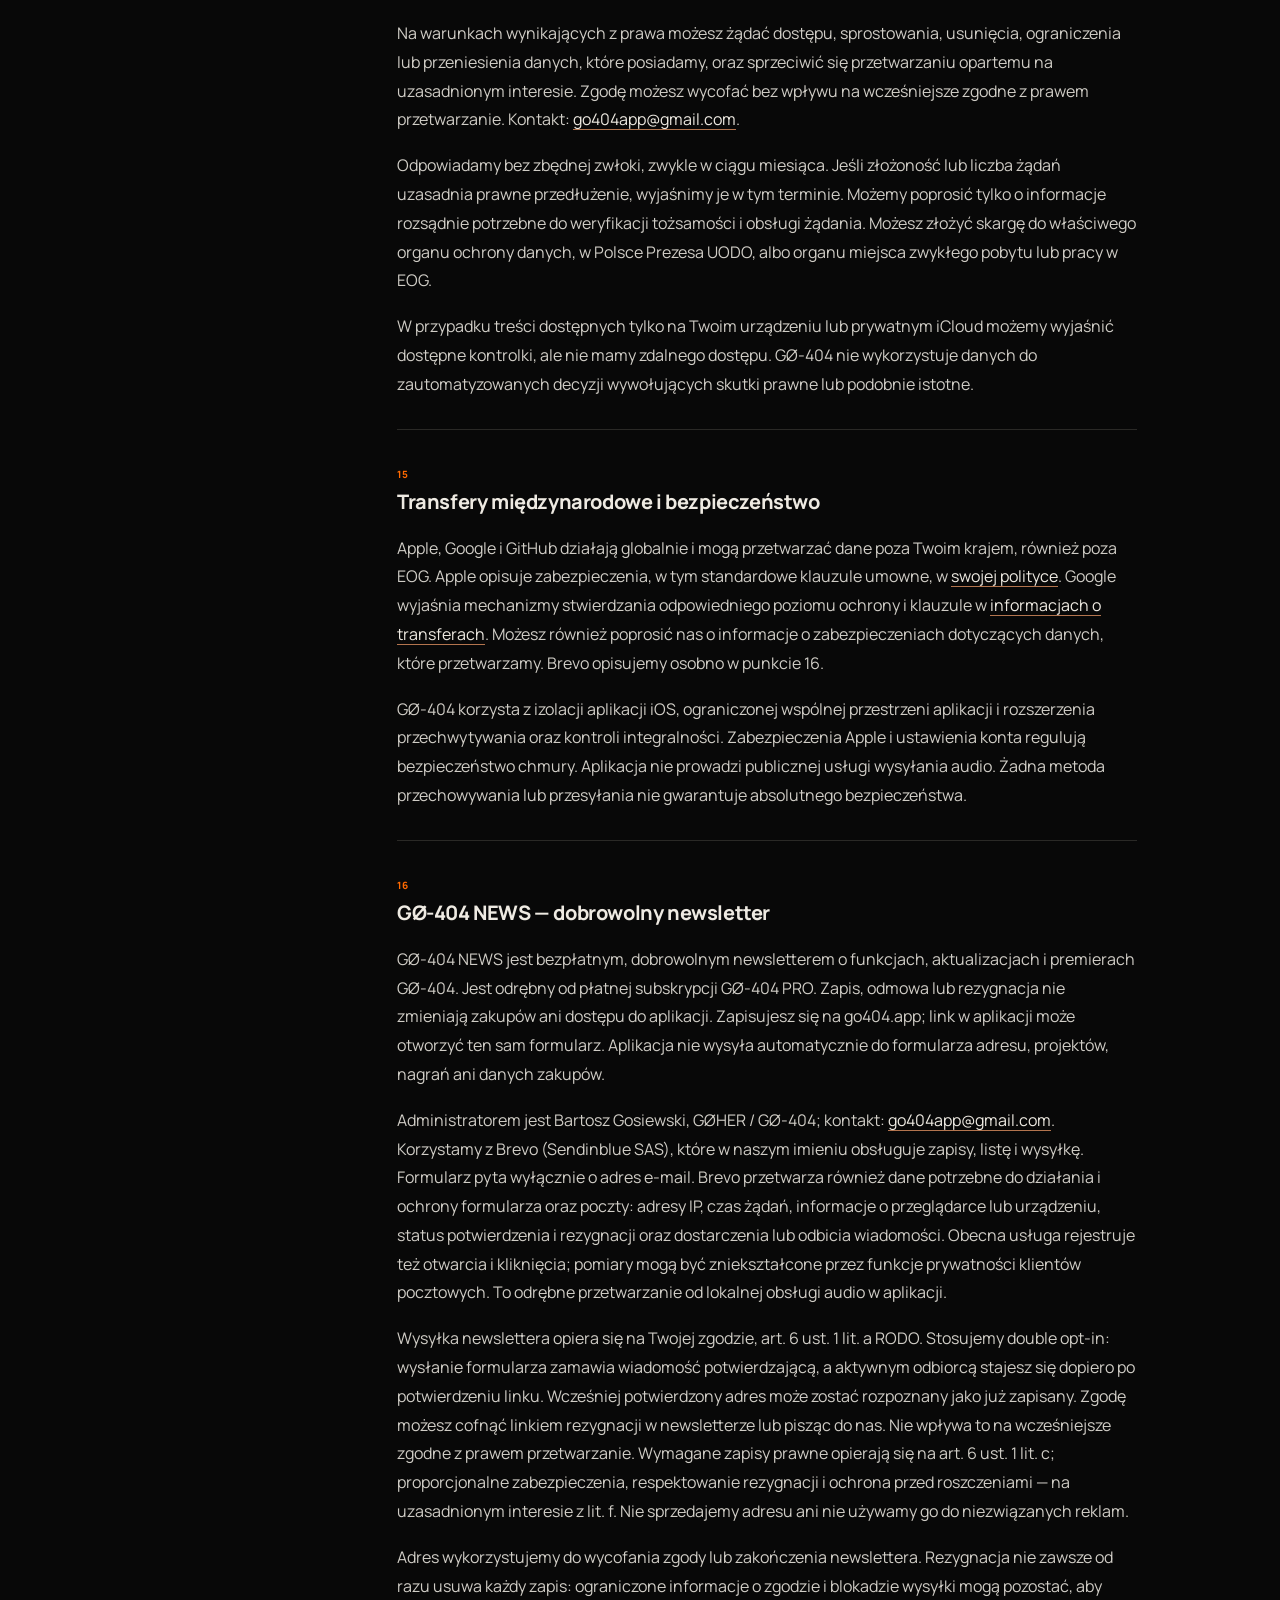
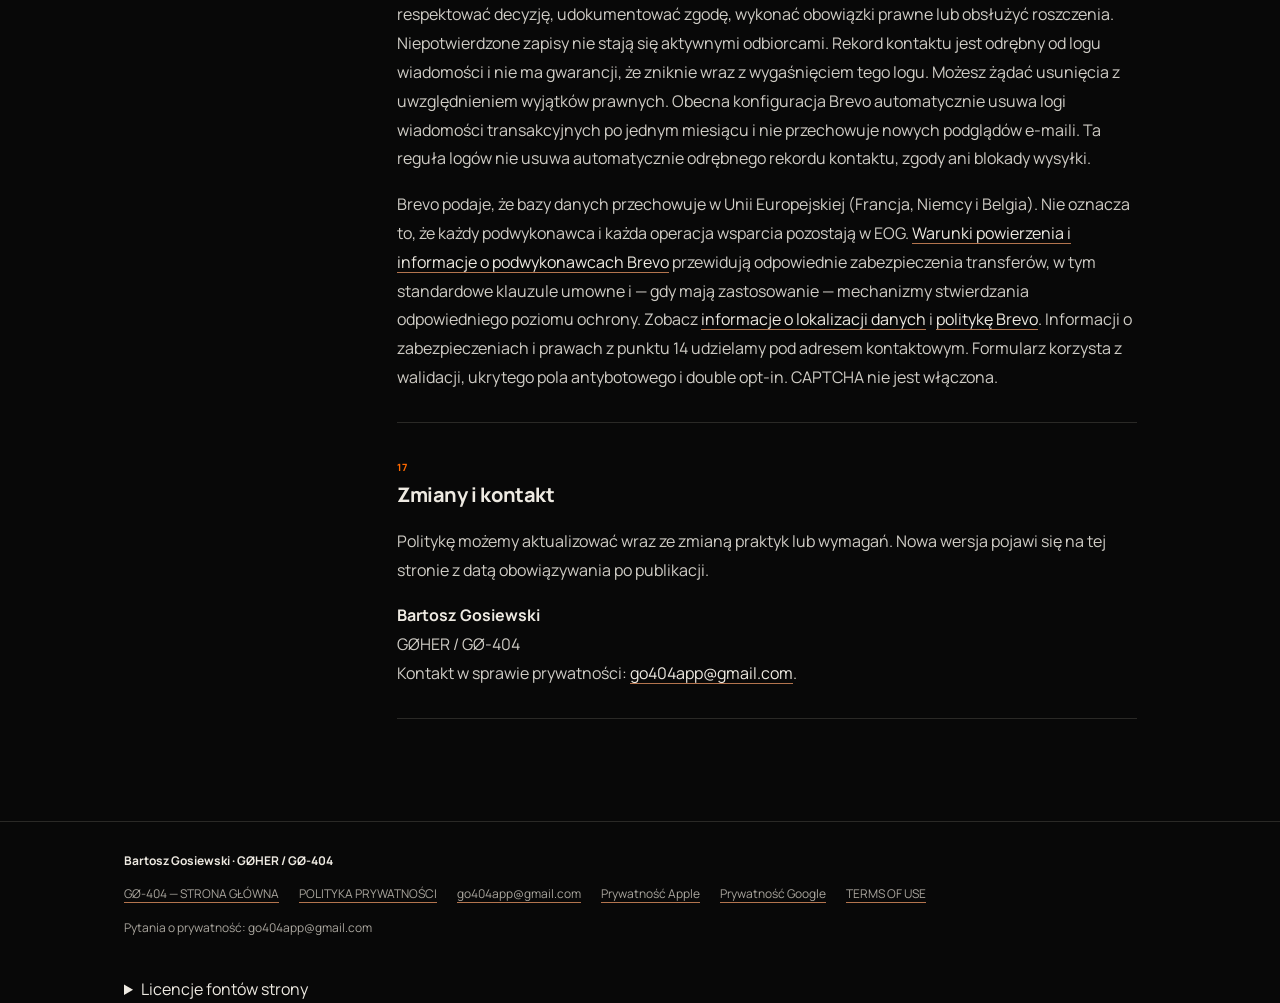
<file: docs/pl/privacy/index.html>
<!doctype html>
<html lang="pl"><head><meta charset="utf-8"><meta name="viewport" content="width=device-width, initial-scale=1, viewport-fit=cover"><meta name="color-scheme" content="dark"><meta name="theme-color" content="#080808"><meta name="description" content="Polityka prywatności GØ-404: muzyka lokalnie, prywatny iCloud, zakupy Apple, dobrowolny newsletter i Twoje prawa."><title>Polityka prywatności — GØ-404</title><link rel="icon" href="../../assets/favicon.png" type="image/png"><link rel="stylesheet" href="../../assets/privacy-policy.css?v=news-20261112"><meta name="robots" content="index, follow"><link rel="canonical" href="https://go404.app/pl/privacy/"></head><body id="top"><a class="skip" href="#policy">Przejdź do polityki prywatności</a><header class="header"><div class="wrap"><a class="brand" href="/pl/" aria-label="GØ-404 — strona główna">GØ-404</a><nav aria-label="Język polityki"><a href="/privacy/" lang="en">EN</a> · <a href="/pl/privacy/" lang="pl" aria-current="page">PL</a></nav><span class="header-note">Niezależne brzmienie.<br>Twoja prywatność.</span></div></header><main><div class="wrap"><section class="hero" aria-labelledby="policy-title"><p class="eyebrow">GØHER / GØ-404</p><h1 id="policy-title">Polityka<br><span>prywatności.</span></h1><p class="effective-date">Data obowiązywania: <time datetime="2026-11-12">12 listopada 2026</time></p><p class="intro">Twoja muzyka jest przetwarzana na urządzeniu. Opcjonalny iCloud, zakupy Apple, pomoc i dobrowolny newsletter mają odrębne przepływy danych opisane poniżej.</p><ul class="summary"><li><strong>Muzyka lokalnie</strong><span>Projekty, sample i przetwarzanie audio.</span></li><li><strong>Prywatny iCloud</strong><span>Wybrane kopie zapasowe z CRATE.</span></li><li><strong>Dobrowolny newsletter</strong><span>Bezpłatny, odrębny od GØ-404 PRO.</span></li></ul></section><div class="layout" id="policy"><nav class="toc" aria-label="Spis treści"><h2>Spis treści</h2><ol><li><a href="#controller">01 · Administrator danych</a></li><li><a href="#local">02 · Projekty, sample i przetwarzanie lokalne</a></li><li><a href="#input">03 · Mikrofon i USB SAMPLING</a></li><li><a href="#grab">04 · GØ GRAB</a></li><li><a href="#scratch">05 · TURNTABLE RECORDING</a></li><li><a href="#files">06 · Pliki, import WAV i eksport</a></li><li><a href="#photos">07 · Aparat i wybrane zdjęcia</a></li><li><a href="#backup">08 · GØ BACKUP i prywatny iCloud</a></li><li><a href="#purchases">09 · PRO i płatne pakiety</a></li><li><a href="#diagnostics">10 · Reklamy, śledzenie i diagnostyka</a></li><li><a href="#support">11 · Pomoc i odbiorcy danych</a></li><li><a href="#retention">12 · Przechowywanie i usuwanie</a></li><li><a href="#grounds">13 · Cele i podstawy prawne</a></li><li><a href="#rights">14 · Twoje prawa</a></li><li><a href="#international">15 · Transfery międzynarodowe i bezpieczeństwo</a></li><li><a href="#newsletter">16 · GØ-404 NEWS — dobrowolny newsletter</a></li><li><a href="#changes">17 · Zmiany i kontakt</a></li></ol></nav><article><section id="controller" aria-labelledby="heading-controller"><h2 id="heading-controller"><span class="n">01</span>Administrator danych</h2><p><strong>Bartosz Gosiewski</strong>, działający pod marką <strong>GØHER / GØ-404</strong>, jest administratorem danych osobowych przetwarzanych w związku z GØ-404, newsletterem oraz obsługą pytań technicznych i dotyczących prywatności. Kontakt: <a href="mailto:go404app@gmail.com">go404app@gmail.com</a>.</p><p>Polityka obejmuje aplikację GØ-404, stronę go404.app, dobrowolny newsletter GØ-404 NEWS i korespondencję dotyczącą aplikacji. Nie potrzebujesz konta GØ-404. Nie prowadzimy serwera przechowującego Twoją bibliotekę muzyczną. Zakupy w App Store i opcjonalne prywatne kopie iCloud obsługuje Apple.</p></section><section id="local" aria-labelledby="heading-local"><h2 id="heading-local"><span class="n">02</span>Projekty, sample i przetwarzanie lokalne</h2><p>GØ-404 przetwarza treści, które importujesz, nagrywasz lub tworzysz: sample, projekty, patterny i utwory, przypisania padów, nagrania, wpisy CRATE, sloty TURNTABLE i punkty CUE. Powiązane informacje mogą obejmować nazwy, lokalne identyfikatory, daty, formaty audio, edycje, ustawienia efektów, preferencje i dane integralności.</p><p>Odtwarzanie, wyświetlanie waveformu, przycinanie, fade, Auto Chop, analiza audio, normalizacja, efekty, eksport i resampling odbywają się na urządzeniu. Funkcje te nie wysyłają audio na serwer dewelopera ani do usługi analizy w chmurze. Lokalny autosave, historia edycji i materiały odzyskiwania pomagają zachować pracę; niektóre funkcje przechowują oryginalne audio, aby umożliwić cofnięcie edycji.</p><p>Aplikacja nie żąda dostępu do kontaktów, dokładnej lokalizacji, danych zdrowotnych ani identyfikatora reklamowego. Wybrane treści mogą jednak zawierać dane osobowe, np. nagrany głos. Importuj i nagrywaj materiały, do których użycia masz prawo.</p></section><section id="input" aria-labelledby="heading-input"><h2 id="heading-input"><span class="n">03</span>Mikrofon i USB SAMPLING</h2><p>Nagrywanie mikrofonem rozpoczyna się po wybraniu tej funkcji i udzieleniu systemowego uprawnienia do wejścia audio. USB SAMPLING odbiera audio z obsługiwanego wejścia USB, które podłączysz i wybierzesz. Nagrania są przetwarzane lokalnie; zakończone nagrania USB trafiają do CRATE. Gdy prawidłowe wejście USB jest niedostępne, nagrywanie USB nie zastępuje go celowo wbudowanym mikrofonem.</p><p>Dostępu do mikrofonu możesz odmówić lub cofnąć go w Ustawieniach iOS. Funkcje wymagające tego uprawnienia będą wtedy niedostępne. Cofnięcie uprawnienia nie usuwa zapisanych wcześniej nagrań.</p></section><section id="grab" aria-labelledby="heading-grab"><h2 id="heading-grab"><span class="n">04</span>GØ GRAB</h2><p>GØ GRAB odbiera audio z innych aplikacji, gdy iOS je udostępnia. Na obsługiwanych wersjach systemu i urządzeniach korzysta z Apple ScreenCaptureKit. Może również korzystać z Apple ReplayKit i systemowego rozszerzenia transmisji. Przechwytywanie uruchamiasz odpowiednią kontrolką Apple, z potwierdzeniem i wskaźnikami systemowymi. Może ono trwać w tle do zatrzymania lub przerwania.</p><p>Audio aplikacji trafia do lokalnego bufora obejmującego do 30 sekund. GØ GRAB zapisuje wyłącznie audio aplikacji. Ścieżka ScreenCaptureKit żąda audio aplikacji i wyklucza własne odtwarzanie GØ-404. Rozszerzenie ReplayKit odrzuca klatki wideo i audio mikrofonu. SAVE LAST zapisuje przechwycone audio w lokalnym CRATE. Po przerwaniu lub niedokończonym zapisie mogą pozostać materiały odzyskiwania i dziennika; długość bufora nie oznacza usuwania wszystkich powiązanych plików po 30 sekundach.</p><p>GØ GRAB nie przesyła transmisji na serwer dewelopera. Zapisane nagrania mogą trafić do kopii zapasowej, którą sam wybierzesz. Obowiązują ograniczenia iOS i aplikacji źródłowej.</p></section><section id="scratch" aria-labelledby="heading-scratch"><h2 id="heading-scratch"><span class="n">05</span>TURNTABLE RECORDING</h2><p>W TURNTABLE RECORDING przycisk REC rozpoczyna nagrywanie przetworzonego sygnału scratchu, a STOP je kończy. Nagranie zapisuje się lokalnie jako WAV w CRATE. Funkcja nie nagrywa scratchowania mikrofonem i nie obejmuje osobno odtwarzanego bitu w tle.</p><p>Audio slotów, punkty CUE i ustawienia odtwarzania są lokalne. Zapisany scratch jest traktowany jak inne audio CRATE: możesz go importować, eksportować lub uwzględnić w GØ BACKUP.</p></section><section id="files" aria-labelledby="heading-files"><h2 id="heading-files"><span class="n">06</span>Pliki, import WAV i eksport</h2><p>Systemowy wybór plików daje aplikacji dostęp do wskazanych plików. GØ-404 tworzy lokalne kopie robocze. Wybranie pliku z iCloud Drive lub innego dostawcy może spowodować pobranie go na urządzenie.</p><p>Eksport WAV, stemów i projektów korzysta z miejsc docelowych wybranych w systemie. Jeśli wybierzesz inną aplikację, chmurę, e-mail lub odbiorcę, otrzyma on eksportowaną treść na własnych zasadach. GØ-404 nie wysyła eksportów automatycznie do nas.</p></section><section id="photos" aria-labelledby="heading-photos"><h2 id="heading-photos"><span class="n">07</span>Aparat i wybrane zdjęcia</h2><p>Opcjonalne własne tło maszyny możesz wybrać systemowym selektorem zdjęć lub plików albo zrobić zdjęcie aparatem. Dostęp do aparatu jest żądany przy tej czynności. Wybrany obraz jest lokalnie skalowany i ponownie kodowany.</p><p>Aplikacja nie skanuje całej biblioteki zdjęć i nie wysyła wybranego tła na serwer dewelopera. Dostęp do aparatu możesz cofnąć w Ustawieniach iOS. Zapisane dane aplikacji mogą nadal trafiać do systemowych kopii urządzenia, zależnie od ustawień.</p></section><section id="backup" aria-labelledby="heading-backup"><h2 id="heading-backup"><span class="n">08</span>GØ BACKUP i prywatny iCloud</h2><p>GØ BACKUP jest opcjonalny. Po jego uruchomieniu do Apple CloudKit trafiają wybrane zapisane projekty i <strong>pełny stan biblioteki CRATE</strong> objęty kopią. Obejmuje to również audio CRATE nieużywane w wybranym projekcie, nazwy, identyfikatory, metadane i dostępną historię przycinania lub odzyskiwalne oryginały. Kopia może też zawierać audio slotów TURNTABLE, punkty CUE i ustawienia odtwarzania. Manifesty, dane integralności i daty kopii są zapisywane wraz z nią.</p><p>Aplikacja korzysta z prywatnej bazy CloudKit powiązanej z Twoim kontem Apple. Kopia nie jest publikowana w publicznej bazie ani wysyłana na serwer GØ-404. Rekordy prywatnej bazy nie są dostępne deweloperowi przez portal CloudKit. Wymagane są odpowiednie uprawnienia aplikacji, dostępne konto iCloud i wystarczająca ilość miejsca.</p><p>Zwykłe lokalne SAVE, LOAD i edycja muzyki nie uruchamiają wysyłania GØ BACKUP. Otwarcie panelu może pobrać listę kopii z iCloud. RESTORE pobiera wybraną kopię na urządzenie.</p><p>Usunięcie lokalnych treści lub aplikacji samo w sobie nie usuwa niezależnej kopii iCloud. Aplikacja nie ustawia automatycznego terminu wygaśnięcia tych kopii. Zarządzaj danymi chmury za pomocą ustawień przestrzeni iCloud; zobacz <a href="https://support.apple.com/en-ie/guide/icloud/mm62d92d6b3e/icloud">instrukcję Apple dotyczącą danych aplikacji</a>. Systemowe kopie urządzenia w iCloud lub na komputerze są odrębne i zależą od Twoich ustawień.</p></section><section id="purchases" aria-labelledby="heading-purchases"><h2 id="heading-purchases"><span class="n">09</span>PRO i płatne pakiety</h2><p>Apple StoreKit obsługuje subskrypcję GØ-404 PRO oraz zakupy jednorazowe, takie jak pakiety brzmień i faceplate’ów. Aplikacja odczytuje na urządzeniu zweryfikowane informacje o zakupach i uprawnieniach, aby odblokować funkcje, przywrócić dostęp, obsłużyć wygaśnięcie lub cofnięcie zakupu oraz pokazać produkty i lokalne ceny.</p><p>Nie otrzymujemy danych karty ani hasła konta Apple przez aplikację. Potwierdzenia i historia transakcji nie są wysyłane na serwer weryfikacyjny dewelopera. Apple rozlicza zakupy i może udostępniać deweloperom standardowe raporty sprzedaży lub finansowe. Zasady Apple opisuje <a href="https://www.apple.com/legal/privacy/en-ww/">polityka prywatności Apple</a>. Zakupami i subskrypcjami zarządzasz przez Apple.</p></section><section id="diagnostics" aria-labelledby="heading-diagnostics"><h2 id="heading-diagnostics"><span class="n">10</span>Reklamy, śledzenie i diagnostyka</h2><p>Aplikacja GØ-404 nie zawiera reklam, reklamowego śledzenia między aplikacjami, identyfikatora reklamowego ani zewnętrznego SDK analityki lub raportowania awarii. Nie sprzedajemy danych osobowych i nie udostępniamy ich sieciom reklamowym ani pośrednikom danych.</p><p>Diagnostyka może lokalnie zapisywać informacje o routingu i formacie audio, stanie silnika, synchronizacji, wydajności i błędach. GØ-404 nie wysyła ich automatycznie do usługi analitycznej dewelopera. Jeśli sam je prześlesz, obsługujemy je w ramach zgłoszenia. Apple może niezależnie przetwarzać diagnostykę systemową zgodnie z ustawieniami i swoimi zasadami.</p></section><section id="support" aria-labelledby="heading-support"><h2 id="heading-support"><span class="n">11</span>Pomoc i odbiorcy danych</h2><p>Pisząc na <a href="mailto:go404app@gmail.com">go404app@gmail.com</a>, przekazujesz swój adres, wiadomość, podaną nazwę lub imię oraz wybrane załączniki. Używamy ich do odpowiedzi i rozwiązania problemu. Wysyłaj nagrania i projekty tylko w razie potrzeby. Aplikacja nie dołącza automatycznie biblioteki ani nie wysyła wiadomości.</p><p>Korespondencję obsługuje Gmail Google; zobacz <a href="https://policies.google.com/privacy?hl=pl">politykę Google</a>. Apple otrzymuje dane potrzebne do zakupów, iCloud i usług systemowych. Wybrani dostawcy plików i odbiorcy otrzymują treść potrzebną do żądanego importu lub eksportu; nie wysyłamy im w inny sposób biblioteki muzycznej.</p><p>Otwarcie linku prawnego lub pomocy łączy przeglądarkę lub pocztę z wybraną usługą, która obsługuje własne dane połączenia i konta. GØ-404 nie dodaje projektów i nagrań do żądania strony.</p><p>Stronę hostuje GitHub Pages. GitHub zapisuje adresy IP odwiedzających ze względów bezpieczeństwa. Sama strona polityki nie zawiera skryptów analitycznych ani formularza. Odrębny, dobrowolny formularz newslettera na stronie głównej obsługuje Brevo, zgodnie z punktem 16. Zobacz <a href="https://docs.github.com/en/site-policy/privacy-policies/github-general-privacy-statement">zasady prywatności GitHub</a>.</p></section><section id="retention" aria-labelledby="heading-retention"><h2 id="heading-retention"><span class="n">12</span>Przechowywanie i usuwanie</h2><p>Lokalne projekty, audio CRATE, nagrania i ustawienia pozostają do usunięcia odpowiednimi kontrolkami aplikacji lub urządzenia. Oryginalne audio, historia Undo i materiały odzyskiwania mogą pozostać, dopóki służą edycji lub odzyskaniu pracy. Usunięcie przypisania pada lub przycięcie sampla nie musi usuwać wszystkich oryginalnych kopii.</p><p>Eksporty, kopie przesłane odbiorcom, prywatne kopie iCloud i systemowe kopie urządzenia są niezależne od lokalnej wersji roboczej. Zarządzaj nimi osobno. Nie przechowujemy biblioteki na serwerze dewelopera i nie możemy zdalnie pobrać ani usunąć treści dostępnych wyłącznie na urządzeniu lub w prywatnym iCloud.</p><p>Korespondencję pomocy przechowujemy przez czas potrzebny do obsługi zgłoszenia i dalszych ustaleń, a potem usuwamy lub anonimizujemy. Niektóre zapisy mogą pozostać dłużej, jeśli wymaga tego prawo lub ustalenie, dochodzenie albo obrona roszczeń; okres zależy od danej podstawy. Zasady newslettera opisuje punkt 16.</p></section><section id="grounds" aria-labelledby="heading-grounds"><h2 id="heading-grounds"><span class="n">13</span>Cele i podstawy prawne</h2><p>Gdy stosuje się RODO, przetwarzanie potrzebne do udostępnienia żądanych funkcji, weryfikacji dostępu lub wykonania kopii i przywrócenia opiera się na wykonaniu umowy, art. 6 ust. 1 lit. b. Nie daje nam to dostępu do Twojej prywatnej muzyki.</p><p>Odpowiedzi na pytania, badanie problemów, ochrona usługi i roszczeń opierają się na prawnie uzasadnionym interesie zapewnienia pomocy, utrzymania usługi i rozwiązywania sporów, art. 6 ust. 1 lit. f. Obowiązki prawne, w tym obsługa żądań ochrony danych, opierają się na art. 6 ust. 1 lit. c. Cele te nie obejmują reklamowego profilowania między aplikacjami.</p><p>Uprawnienie systemowe kontroluje dostęp do mikrofonu lub aparatu; nie jest ogólną zgodą na inne przetwarzanie. Funkcje niewymagające odmówionego uprawnienia nadal działają. Dane kontaktowe nie są potrzebne do zwykłego tworzenia muzyki. Adres i odpowiednie informacje są potrzebne, jeśli oczekujesz odpowiedzi pomocy. Dobrowolny newsletter opiera się na zgodzie opisanej w punkcie 16.</p></section><section id="rights" aria-labelledby="heading-rights"><h2 id="heading-rights"><span class="n">14</span>Twoje prawa</h2><p>Na warunkach wynikających z prawa możesz żądać dostępu, sprostowania, usunięcia, ograniczenia lub przeniesienia danych, które posiadamy, oraz sprzeciwić się przetwarzaniu opartemu na uzasadnionym interesie. Zgodę możesz wycofać bez wpływu na wcześniejsze zgodne z prawem przetwarzanie. Kontakt: <a href="mailto:go404app@gmail.com">go404app@gmail.com</a>.</p><p>Odpowiadamy bez zbędnej zwłoki, zwykle w ciągu miesiąca. Jeśli złożoność lub liczba żądań uzasadnia prawne przedłużenie, wyjaśnimy je w tym terminie. Możemy poprosić tylko o informacje rozsądnie potrzebne do weryfikacji tożsamości i obsługi żądania. Możesz złożyć skargę do właściwego organu ochrony danych, w Polsce Prezesa UODO, albo organu miejsca zwykłego pobytu lub pracy w EOG.</p><p>W przypadku treści dostępnych tylko na Twoim urządzeniu lub prywatnym iCloud możemy wyjaśnić dostępne kontrolki, ale nie mamy zdalnego dostępu. GØ-404 nie wykorzystuje danych do zautomatyzowanych decyzji wywołujących skutki prawne lub podobnie istotne.</p></section><section id="international" aria-labelledby="heading-international"><h2 id="heading-international"><span class="n">15</span>Transfery międzynarodowe i bezpieczeństwo</h2><p>Apple, Google i GitHub działają globalnie i mogą przetwarzać dane poza Twoim krajem, również poza EOG. Apple opisuje zabezpieczenia, w tym standardowe klauzule umowne, w <a href="https://www.apple.com/legal/privacy/en-ww/">swojej polityce</a>. Google wyjaśnia mechanizmy stwierdzania odpowiedniego poziomu ochrony i klauzule w <a href="https://policies.google.com/privacy/frameworks?hl=pl">informacjach o transferach</a>. Możesz również poprosić nas o informacje o zabezpieczeniach dotyczących danych, które przetwarzamy. Brevo opisujemy osobno w punkcie 16.</p><p>GØ-404 korzysta z izolacji aplikacji iOS, ograniczonej wspólnej przestrzeni aplikacji i rozszerzenia przechwytywania oraz kontroli integralności. Zabezpieczenia Apple i ustawienia konta regulują bezpieczeństwo chmury. Aplikacja nie prowadzi publicznej usługi wysyłania audio. Żadna metoda przechowywania lub przesyłania nie gwarantuje absolutnego bezpieczeństwa.</p></section><section id="newsletter" aria-labelledby="heading-newsletter"><h2 id="heading-newsletter"><span class="n">16</span>GØ-404 NEWS — dobrowolny newsletter</h2><p>GØ-404 NEWS jest bezpłatnym, dobrowolnym newsletterem o funkcjach, aktualizacjach i premierach GØ-404. Jest odrębny od płatnej subskrypcji GØ-404 PRO. Zapis, odmowa lub rezygnacja nie zmieniają zakupów ani dostępu do aplikacji. Zapisujesz się na go404.app; link w aplikacji może otworzyć ten sam formularz. Aplikacja nie wysyła automatycznie do formularza adresu, projektów, nagrań ani danych zakupów.</p><p>Administratorem jest Bartosz Gosiewski, GØHER / GØ-404; kontakt: <a href="mailto:go404app@gmail.com">go404app@gmail.com</a>. Korzystamy z Brevo (Sendinblue SAS), które w naszym imieniu obsługuje zapisy, listę i wysyłkę. Formularz pyta wyłącznie o adres e-mail. Brevo przetwarza również dane potrzebne do działania i ochrony formularza oraz poczty: adresy IP, czas żądań, informacje o przeglądarce lub urządzeniu, status potwierdzenia i rezygnacji oraz dostarczenia lub odbicia wiadomości. Obecna usługa rejestruje też otwarcia i kliknięcia; pomiary mogą być zniekształcone przez funkcje prywatności klientów pocztowych. To odrębne przetwarzanie od lokalnej obsługi audio w aplikacji.</p><p>Wysyłka newslettera opiera się na Twojej zgodzie, art. 6 ust. 1 lit. a RODO. Stosujemy double opt-in: wysłanie formularza zamawia wiadomość potwierdzającą, a aktywnym odbiorcą stajesz się dopiero po potwierdzeniu linku. Wcześniej potwierdzony adres może zostać rozpoznany jako już zapisany. Zgodę możesz cofnąć linkiem rezygnacji w newsletterze lub pisząc do nas. Nie wpływa to na wcześniejsze zgodne z prawem przetwarzanie. Wymagane zapisy prawne opierają się na art. 6 ust. 1 lit. c; proporcjonalne zabezpieczenia, respektowanie rezygnacji i ochrona przed roszczeniami — na uzasadnionym interesie z lit. f. Nie sprzedajemy adresu ani nie używamy go do niezwiązanych reklam.</p><p>Adres wykorzystujemy do wycofania zgody lub zakończenia newslettera. Rezygnacja nie zawsze od razu usuwa każdy zapis: ograniczone informacje o zgodzie i blokadzie wysyłki mogą pozostać, aby respektować decyzję, udokumentować zgodę, wykonać obowiązki prawne lub obsłużyć roszczenia. Niepotwierdzone zapisy nie stają się aktywnymi odbiorcami. Rekord kontaktu jest odrębny od logu wiadomości i nie ma gwarancji, że zniknie wraz z wygaśnięciem tego logu. Możesz żądać usunięcia z uwzględnieniem wyjątków prawnych. Obecna konfiguracja Brevo automatycznie usuwa logi wiadomości transakcyjnych po jednym miesiącu i nie przechowuje nowych podglądów e-maili. Ta reguła logów nie usuwa automatycznie odrębnego rekordu kontaktu, zgody ani blokady wysyłki.</p><p>Brevo podaje, że bazy danych przechowuje w Unii Europejskiej (Francja, Niemcy i Belgia). Nie oznacza to, że każdy podwykonawca i każda operacja wsparcia pozostają w EOG. <a href="https://www.brevo.com/legal/termsofuse/">Warunki powierzenia i informacje o podwykonawcach Brevo</a> przewidują odpowiednie zabezpieczenia transferów, w tym standardowe klauzule umowne i — gdy mają zastosowanie — mechanizmy stwierdzania odpowiedniego poziomu ochrony. Zobacz <a href="https://help.brevo.com/hc/en-us/articles/360001005510-Data-storage-location">informacje o lokalizacji danych</a> i <a href="https://www.brevo.com/legal/privacypolicy/">politykę Brevo</a>. Informacji o zabezpieczeniach i prawach z punktu 14 udzielamy pod adresem kontaktowym. Formularz korzysta z walidacji, ukrytego pola antybotowego i double opt-in. CAPTCHA nie jest włączona.</p></section><section id="changes" aria-labelledby="heading-changes"><h2 id="heading-changes"><span class="n">17</span>Zmiany i kontakt</h2><p>Politykę możemy aktualizować wraz ze zmianą praktyk lub wymagań. Nowa wersja pojawi się na tej stronie z datą obowiązywania po publikacji.</p><p><strong>Bartosz Gosiewski</strong><br>GØHER / GØ-404<br>Kontakt w sprawie prywatności: <a href="mailto:go404app@gmail.com">go404app@gmail.com</a>.</p></section></article></div></div></main><footer><div class="wrap"><strong>Bartosz Gosiewski · GØHER / GØ-404</strong><div class="links"><a href="/pl/">GØ-404 — STRONA GŁÓWNA</a> <a href="#policy" aria-current="page">POLITYKA PRYWATNOŚCI</a> <a href="mailto:go404app@gmail.com">go404app@gmail.com</a> <a href="https://www.apple.com/legal/privacy/en-ww/">Prywatność Apple</a> <a href="https://policies.google.com/privacy?hl=en">Prywatność Google</a> <a href="https://www.apple.com/legal/internet-services/itunes/dev/stdeula/">TERMS OF USE</a></div><span>Pytania o prywatność: go404app@gmail.com</span></div></footer><details class="wrap"><summary>Licencje fontów strony</summary><pre style="white-space:pre-wrap">Copyright 2017 The Barlow Project Authors (https://github.com/jpt/barlow)

This Font Software is licensed under the SIL Open Font License, Version 1.1.
This license is copied below, and is also available with a FAQ at:
http://scripts.sil.org/OFL


-----------------------------------------------------------
SIL OPEN FONT LICENSE Version 1.1 - 26 February 2007
-----------------------------------------------------------

PREAMBLE
The goals of the Open Font License (OFL) are to stimulate worldwide
development of collaborative font projects, to support the font creation
efforts of academic and linguistic communities, and to provide a free and
open framework in which fonts may be shared and improved in partnership
with others.

The OFL allows the licensed fonts to be used, studied, modified and
redistributed freely as long as they are not sold by themselves. The
fonts, including any derivative works, can be bundled, embedded,
redistributed and/or sold with any software provided that any reserved
names are not used by derivative works. The fonts and derivatives,
however, cannot be released under any other type of license. The
requirement for fonts to remain under this license does not apply
to any document created using the fonts or their derivatives.

DEFINITIONS
&quot;Font Software&quot; refers to the set of files released by the Copyright
Holder(s) under this license and clearly marked as such. This may
include source files, build scripts and documentation.

&quot;Reserved Font Name&quot; refers to any names specified as such after the
copyright statement(s).

&quot;Original Version&quot; refers to the collection of Font Software components as
distributed by the Copyright Holder(s).

&quot;Modified Version&quot; refers to any derivative made by adding to, deleting,
or substituting -- in part or in whole -- any of the components of the
Original Version, by changing formats or by porting the Font Software to a
new environment.

&quot;Author&quot; refers to any designer, engineer, programmer, technical
writer or other person who contributed to the Font Software.

PERMISSION &amp; CONDITIONS
Permission is hereby granted, free of charge, to any person obtaining
a copy of the Font Software, to use, study, copy, merge, embed, modify,
redistribute, and sell modified and unmodified copies of the Font
Software, subject to the following conditions:

1) Neither the Font Software nor any of its individual components,
in Original or Modified Versions, may be sold by itself.

2) Original or Modified Versions of the Font Software may be bundled,
redistributed and/or sold with any software, provided that each copy
contains the above copyright notice and this license. These can be
included either as stand-alone text files, human-readable headers or
in the appropriate machine-readable metadata fields within text or
binary files as long as those fields can be easily viewed by the user.

3) No Modified Version of the Font Software may use the Reserved Font
Name(s) unless explicit written permission is granted by the corresponding
Copyright Holder. This restriction only applies to the primary font name as
presented to the users.

4) The name(s) of the Copyright Holder(s) or the Author(s) of the Font
Software shall not be used to promote, endorse or advertise any
Modified Version, except to acknowledge the contribution(s) of the
Copyright Holder(s) and the Author(s) or with their explicit written
permission.

5) The Font Software, modified or unmodified, in part or in whole,
must be distributed entirely under this license, and must not be
distributed under any other license. The requirement for fonts to
remain under this license does not apply to any document created
using the Font Software.

TERMINATION
This license becomes null and void if any of the above conditions are
not met.

DISCLAIMER
THE FONT SOFTWARE IS PROVIDED &quot;AS IS&quot;, WITHOUT WARRANTY OF ANY KIND,
EXPRESS OR IMPLIED, INCLUDING BUT NOT LIMITED TO ANY WARRANTIES OF
MERCHANTABILITY, FITNESS FOR A PARTICULAR PURPOSE AND NONINFRINGEMENT
OF COPYRIGHT, PATENT, TRADEMARK, OR OTHER RIGHT. IN NO EVENT SHALL THE
COPYRIGHT HOLDER BE LIABLE FOR ANY CLAIM, DAMAGES OR OTHER LIABILITY,
INCLUDING ANY GENERAL, SPECIAL, INDIRECT, INCIDENTAL, OR CONSEQUENTIAL
DAMAGES, WHETHER IN AN ACTION OF CONTRACT, TORT OR OTHERWISE, ARISING
FROM, OUT OF THE USE OR INABILITY TO USE THE FONT SOFTWARE OR FROM
OTHER DEALINGS IN THE FONT SOFTWARE.

Copyright 2018 The Manrope Project Authors (https://github.com/googlefonts/manrope)

This Font Software is licensed under the SIL Open Font License, Version 1.1.
This license is copied below, and is also available with a FAQ at:
http://scripts.sil.org/OFL


-----------------------------------------------------------
SIL OPEN FONT LICENSE Version 1.1 - 26 February 2007
-----------------------------------------------------------

PREAMBLE
The goals of the Open Font License (OFL) are to stimulate worldwide
development of collaborative font projects, to support the font creation
efforts of academic and linguistic communities, and to provide a free and
open framework in which fonts may be shared and improved in partnership
with others.

The OFL allows the licensed fonts to be used, studied, modified and
redistributed freely as long as they are not sold by themselves. The
fonts, including any derivative works, can be bundled, embedded,
redistributed and/or sold with any software provided that any reserved
names are not used by derivative works. The fonts and derivatives,
however, cannot be released under any other type of license. The
requirement for fonts to remain under this license does not apply
to any document created using the fonts or their derivatives.

DEFINITIONS
&quot;Font Software&quot; refers to the set of files released by the Copyright
Holder(s) under this license and clearly marked as such. This may
include source files, build scripts and documentation.

&quot;Reserved Font Name&quot; refers to any names specified as such after the
copyright statement(s).

&quot;Original Version&quot; refers to the collection of Font Software components as
distributed by the Copyright Holder(s).

&quot;Modified Version&quot; refers to any derivative made by adding to, deleting,
or substituting -- in part or in whole -- any of the components of the
Original Version, by changing formats or by porting the Font Software to a
new environment.

&quot;Author&quot; refers to any designer, engineer, programmer, technical
writer or other person who contributed to the Font Software.

PERMISSION &amp; CONDITIONS
Permission is hereby granted, free of charge, to any person obtaining
a copy of the Font Software, to use, study, copy, merge, embed, modify,
redistribute, and sell modified and unmodified copies of the Font
Software, subject to the following conditions:

1) Neither the Font Software nor any of its individual components,
in Original or Modified Versions, may be sold by itself.

2) Original or Modified Versions of the Font Software may be bundled,
redistributed and/or sold with any software, provided that each copy
contains the above copyright notice and this license. These can be
included either as stand-alone text files, human-readable headers or
in the appropriate machine-readable metadata fields within text or
binary files as long as those fields can be easily viewed by the user.

3) No Modified Version of the Font Software may use the Reserved Font
Name(s) unless explicit written permission is granted by the corresponding
Copyright Holder. This restriction only applies to the primary font name as
presented to the users.

4) The name(s) of the Copyright Holder(s) or the Author(s) of the Font
Software shall not be used to promote, endorse or advertise any
Modified Version, except to acknowledge the contribution(s) of the
Copyright Holder(s) and the Author(s) or with their explicit written
permission.

5) The Font Software, modified or unmodified, in part or in whole,
must be distributed entirely under this license, and must not be
distributed under any other license. The requirement for fonts to
remain under this license does not apply to any document created
using the Font Software.

TERMINATION
This license becomes null and void if any of the above conditions are
not met.

DISCLAIMER
THE FONT SOFTWARE IS PROVIDED &quot;AS IS&quot;, WITHOUT WARRANTY OF ANY KIND,
EXPRESS OR IMPLIED, INCLUDING BUT NOT LIMITED TO ANY WARRANTIES OF
MERCHANTABILITY, FITNESS FOR A PARTICULAR PURPOSE AND NONINFRINGEMENT
OF COPYRIGHT, PATENT, TRADEMARK, OR OTHER RIGHT. IN NO EVENT SHALL THE
COPYRIGHT HOLDER BE LIABLE FOR ANY CLAIM, DAMAGES OR OTHER LIABILITY,
INCLUDING ANY GENERAL, SPECIAL, INDIRECT, INCIDENTAL, OR CONSEQUENTIAL
DAMAGES, WHETHER IN AN ACTION OF CONTRACT, TORT OR OTHERWISE, ARISING
FROM, OUT OF THE USE OR INABILITY TO USE THE FONT SOFTWARE OR FROM
OTHER DEALINGS IN THE FONT SOFTWARE.</pre></details></body></html>
</file>
<file: docs/assets/privacy-policy.css>
@font-face{font-family:Barlow;src:url(fonts/privacy-e476562ec9c1e16c.ttf) format('truetype');font-weight:700;font-display:swap;}@font-face{font-family:Manrope;src:url(fonts/privacy-3ae11c49db0455a3.ttf) format('truetype');font-weight:200 800;font-display:swap;}
:root{color-scheme:dark;--bg:#080808;--panel:#111110;--text:#eeeae2;--muted:#aaa69e;--orange:#ff6900;--line:#2a2926}*{box-sizing:border-box}html{scroll-padding-top:28px}body{margin:0;background:var(--bg);color:var(--text);font:16px/1.8 Manrope,Arial,sans-serif;-webkit-font-smoothing:antialiased}a{color:var(--text);text-decoration-color:#b3744e;text-underline-offset:4px;overflow-wrap:anywhere}a:hover{color:var(--orange)}a:focus-visible{outline:2px solid var(--orange);outline-offset:5px}.wrap{max-width:1160px;margin:auto;padding:0 clamp(22px,5vw,66px)}.header{border-bottom:1px solid var(--line)}.header .wrap{min-height:90px;display:flex;align-items:center;justify-content:space-between;gap:22px}.brand{font:700 31px/1 Barlow,'Arial Narrow',Arial,sans-serif;letter-spacing:.02em;text-decoration:none}.header-note,.eyebrow{font-size:11px;letter-spacing:.14em;text-transform:uppercase;font-weight:750}.header-note{color:var(--muted)}.hero{padding-top:70px;padding-bottom:50px;border-bottom:1px solid var(--line)}.eyebrow{color:var(--orange)}h1{font:700 clamp(60px,10vw,110px)/.95 Barlow,'Arial Narrow',Arial,sans-serif;text-transform:uppercase;letter-spacing:-.015em;margin:22px 0 24px}h1 span{color:#b7b1a5}.intro{max-width:700px;font-size:17px;color:var(--muted);margin:0}.summary{display:grid;grid-template-columns:repeat(3,1fr);gap:22px;margin:35px 0 0;padding:25px 0 0;border-top:1px solid var(--line);list-style:none}.summary li{font-size:13px;line-height:1.7}.summary strong{display:block;color:var(--text);font-weight:750}.summary span{color:var(--muted)}.layout{display:grid;grid-template-columns:215px minmax(0,1fr);gap:58px;padding-top:50px;padding-bottom:65px}.toc{position:sticky;top:24px;align-self:start;font-size:12px;line-height:1.6}.toc h2{font-size:11px;letter-spacing:.14em;color:var(--orange);text-transform:uppercase;margin:0 0 15px}.toc ol{list-style:none;padding:0;margin:0}.toc li{margin:0 0 9px}.toc a{display:block;color:var(--muted);text-decoration:none;padding:2px 0}.toc a:hover{color:var(--text)}article{min-width:0;max-width:74ch}article section{margin:0 0 37px;padding-bottom:30px;border-bottom:1px solid var(--line)}article h2{font-size:20px;font-weight:750;line-height:1.4;letter-spacing:-.02em;margin:0 0 18px}article h2 .n{display:block;font-size:10px;letter-spacing:.14em;color:var(--orange);margin-bottom:7px}article p{margin:0 0 17px;color:#d0cdc6}article p:last-child{margin-bottom:0}strong{color:var(--text)}footer{border-top:1px solid var(--line);padding:28px 0 36px;font-size:12px;color:var(--muted)}footer .links{display:flex;gap:20px;flex-wrap:wrap;margin:12px 0}footer a{color:var(--muted)}.skip{position:absolute;top:-100px;left:20px;padding:10px 15px;background:var(--text);color:var(--bg);z-index:2}.skip:focus{top:12px}@media(max-width:800px){.layout{display:block}.toc{position:static;margin-bottom:38px;padding-bottom:25px;border-bottom:1px solid var(--line)}.toc ol{columns:2;column-gap:22px}.toc li{break-inside:avoid}.hero{padding-top:44px;padding-bottom:35px}.layout{padding-top:32px}.header .wrap{min-height:74px}.header-note{font-size:10px}article h2{font-size:19px}}@media(max-width:430px){.summary{grid-template-columns:1fr;gap:14px}.summary strong{display:inline}.summary span{display:block}.toc ol{columns:1}.header-note{max-width:120px;text-align:right}.intro{font-size:16px}}@media(prefers-reduced-motion:reduce){html{scroll-behavior:auto}}@media print{body{background:#fff;color:#111;font:11pt/1.5 Arial,sans-serif}.toc,.skip,.header-note{display:none}.layout{display:block}.hero{padding:20px 0}.summary{display:block}.summary li{margin:10px 0}h1,h1 span,article p,strong,article h2,article h2 .n,a,.intro,footer{color:#111}.wrap{max-width:none;padding:0}article{max-width:none}article section{break-inside:auto}article h2{break-after:avoid}}

html[lang=pl] h1{font-size:clamp(48px,9.5vw,110px)}
.effective-date{font-size:13px;color:var(--muted);margin:0 0 18px}
</file>
